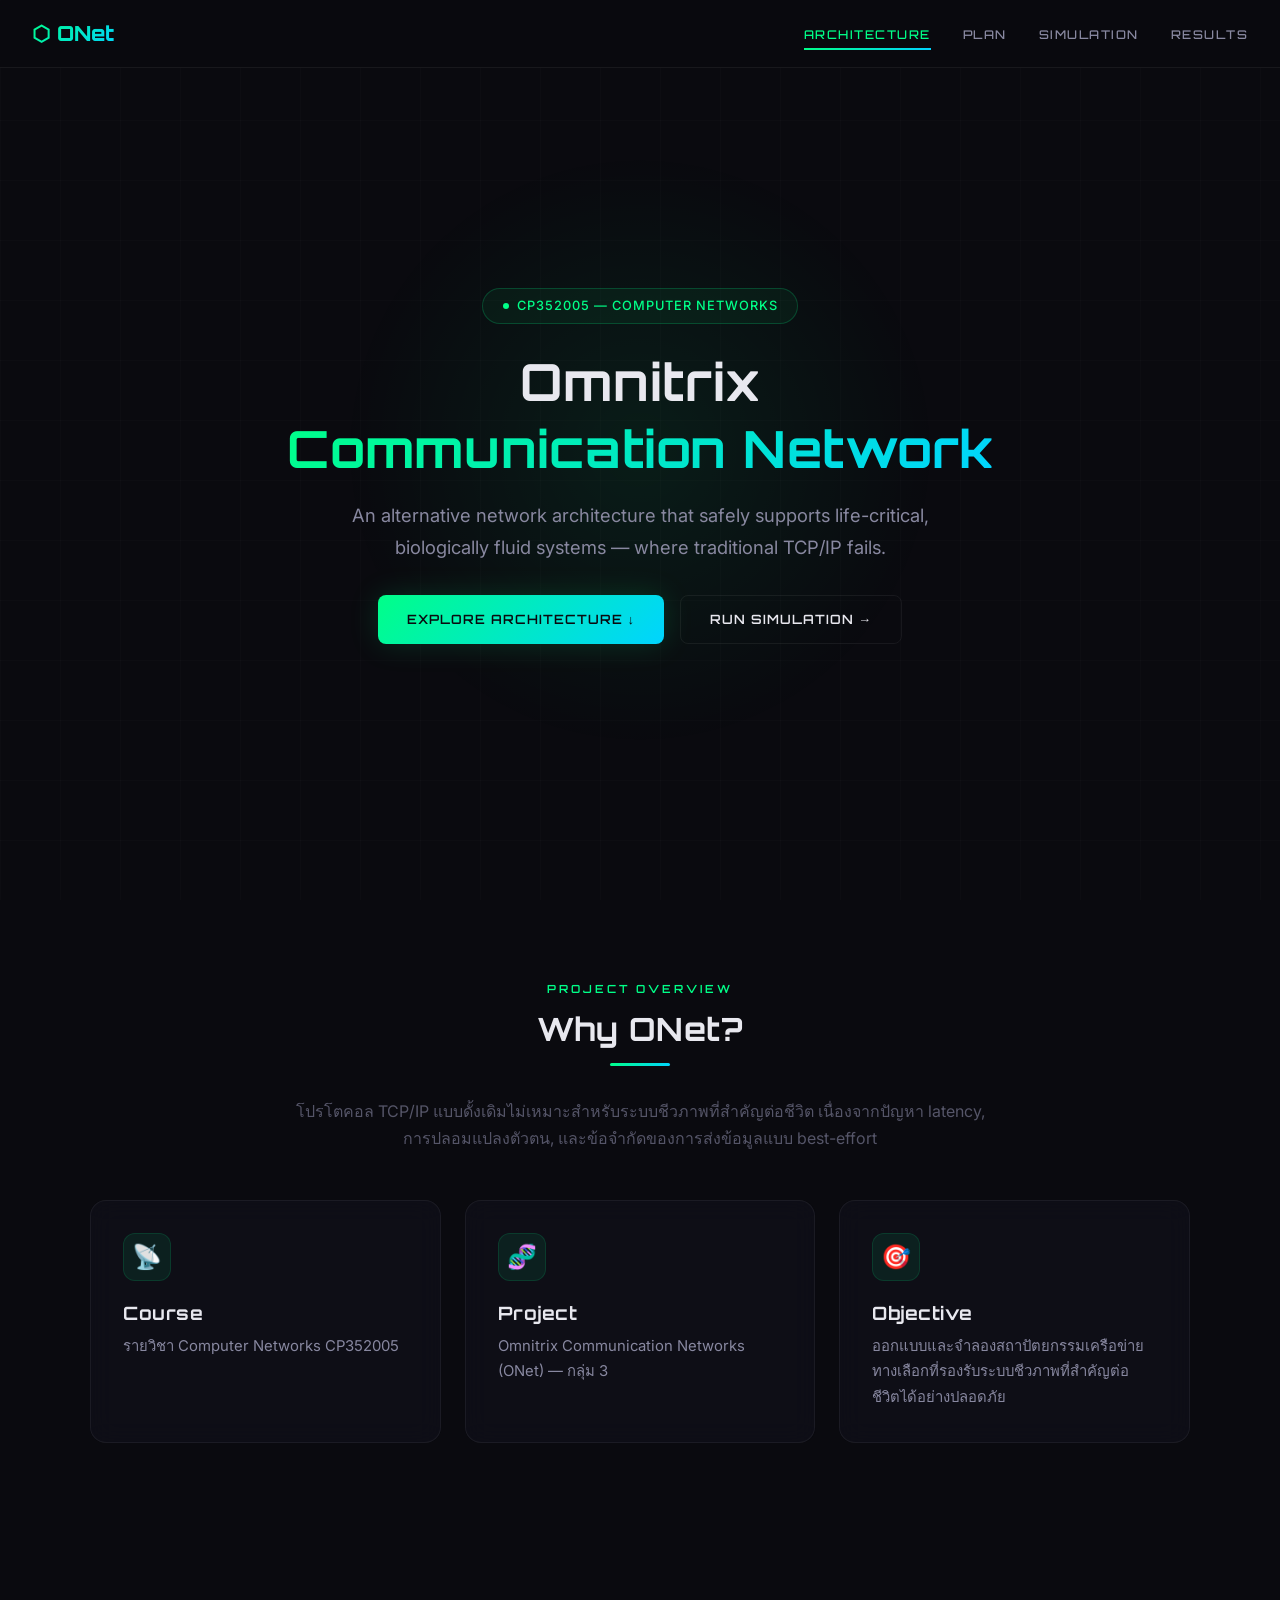
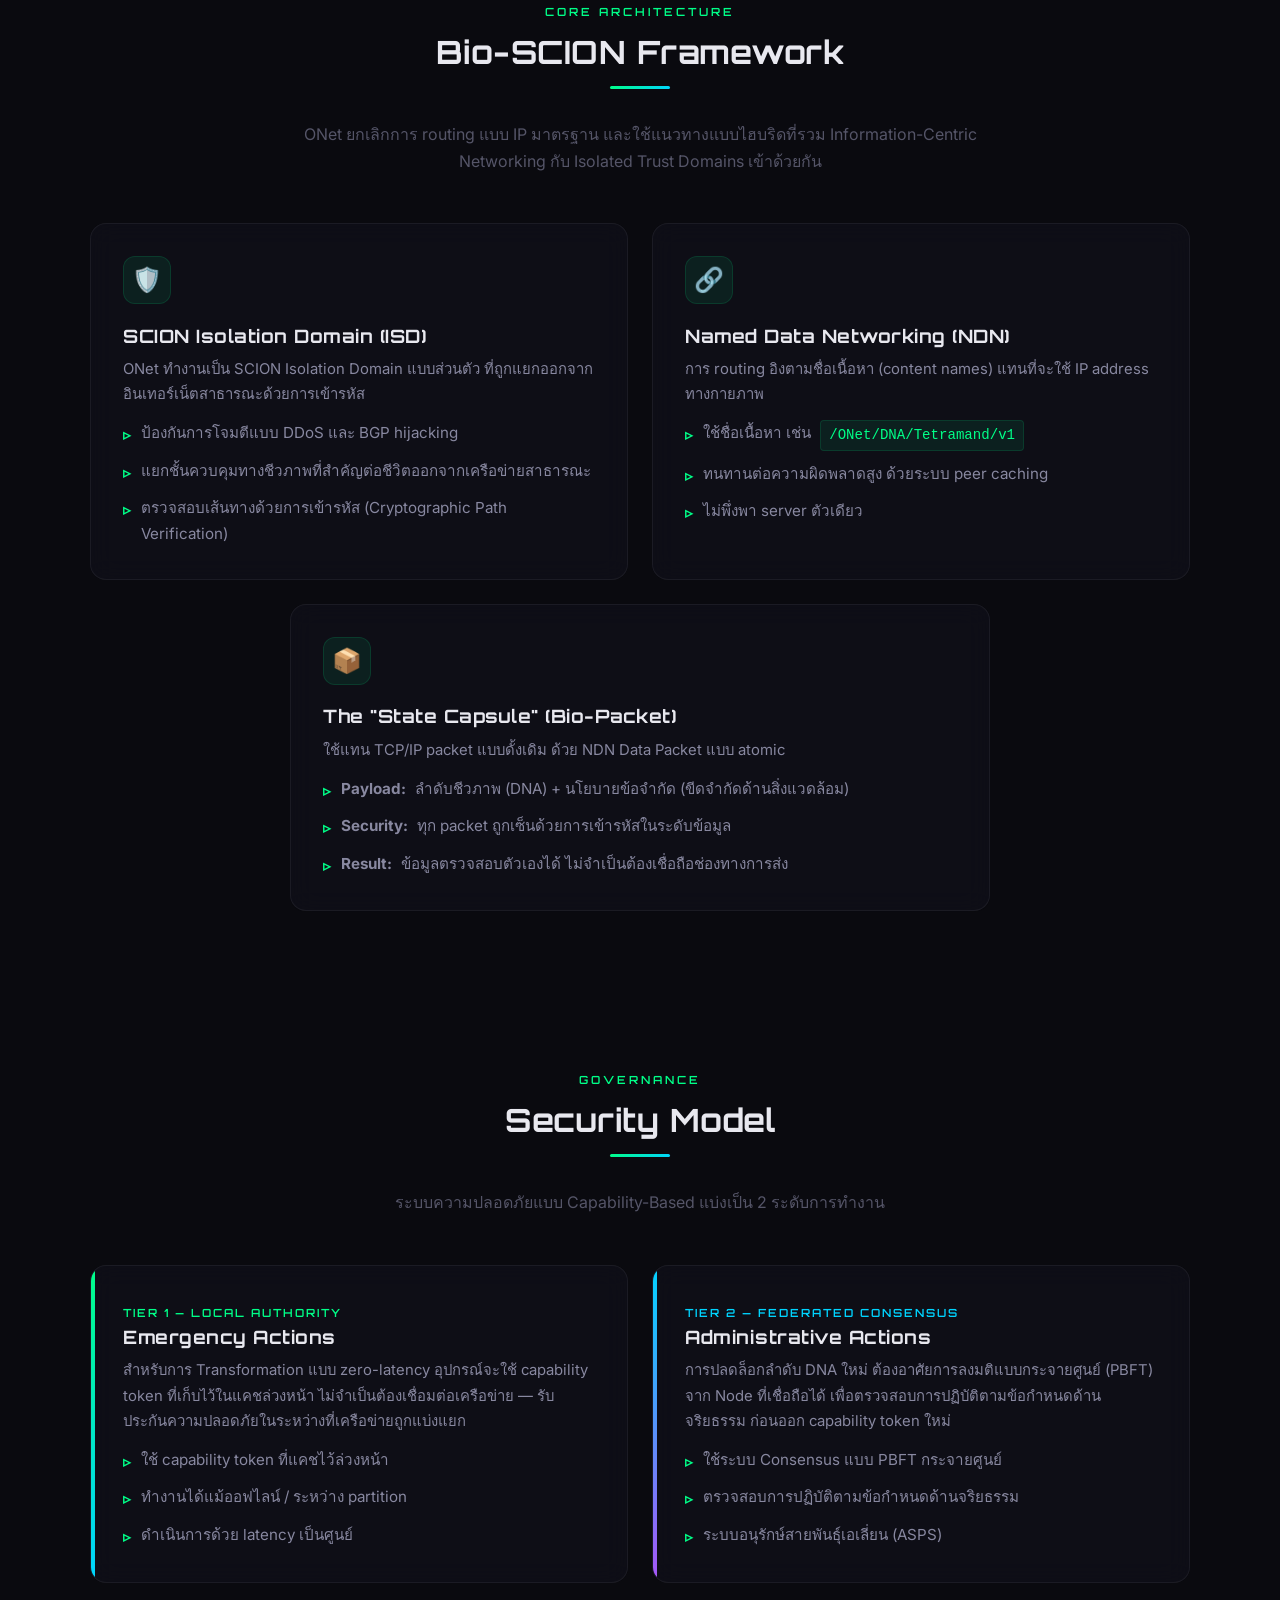
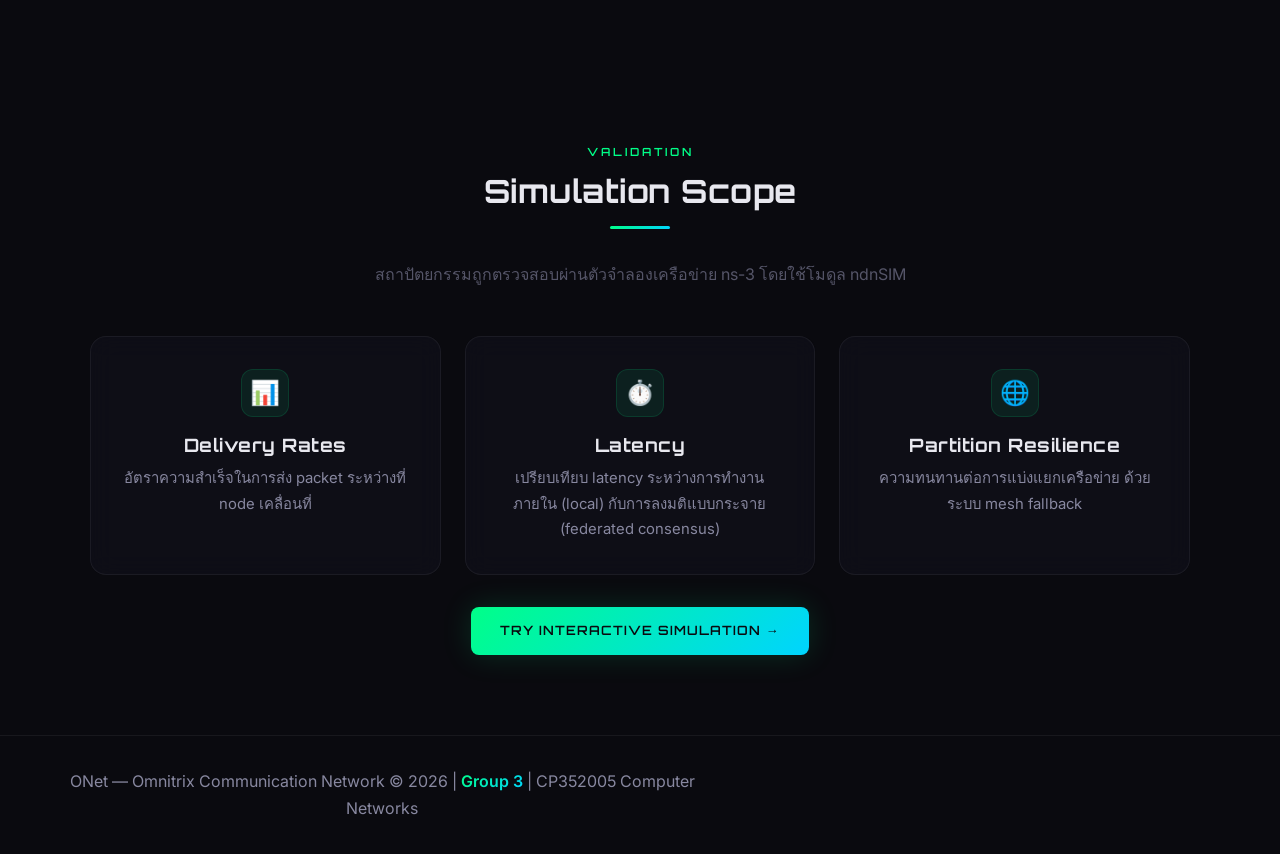
<file: index.html>
<!DOCTYPE html>
<html lang="en">

<head>
  <meta charset="UTF-8">
  <meta name="viewport" content="width=device-width, initial-scale=1.0">
  <meta name="description"
    content="ONet — Omnitrix Communication Network. A Bio-SCION architecture for life-critical biological systems, beyond TCP/IP.">
  <title>ONet — Omnitrix Communication Network</title>
  <link rel="stylesheet" href="styles.css">
</head>

<body>

  <!-- Navigation -->
  <nav class="navbar" id="navbar">
    <a href="index.html" class="nav-logo">⬡ ONet</a>
    <ul class="nav-links">
      <li><a href="index.html">Architecture</a></li>
      <li><a href="plan.html">Plan</a></li>
      <li><a href="simulation.html">Simulation</a></li>
      <li><a href="results.html">Results</a></li>
    </ul>
    <div class="hamburger" aria-label="Toggle menu">
      <span></span><span></span><span></span>
    </div>
  </nav>

  <!-- Hero -->
  <section class="hero">
    <div class="hero-badge fade-in">
      <span class="dot"></span>
      CP352005 — Computer Networks
    </div>
    <h1 class="fade-in fade-in-delay-1">
      Omnitrix<br><span class="gradient-text">Communication Network</span>
    </h1>
    <p class="fade-in fade-in-delay-2">
      An alternative network architecture that safely supports life-critical, biologically fluid systems — where
      traditional TCP/IP fails.
    </p>
    <div class="hero-buttons fade-in fade-in-delay-3">
      <a href="#framework" class="btn btn-primary">Explore Architecture ↓</a>
      <a href="simulation.html" class="btn btn-outline">Run Simulation →</a>
    </div>
  </section>

  <!-- Overview -->
  <section class="section" id="overview">
    <div class="section-inner">
      <div class="section-header fade-in">
        <span class="label">Project Overview</span>
        <h2>Why ONet?</h2>
        <div class="divider"></div>
        <p>โปรโตคอล TCP/IP แบบดั้งเดิมไม่เหมาะสำหรับระบบชีวภาพที่สำคัญต่อชีวิต เนื่องจากปัญหา latency, การปลอมแปลงตัวตน,
          และข้อจำกัดของการส่งข้อมูลแบบ best-effort</p>
      </div>
      <div class="grid-3 fade-in fade-in-delay-1">
        <div class="card">
          <div class="card-icon">📡</div>
          <h3>Course</h3>
          <p>รายวิชา Computer Networks CP352005</p>
        </div>
        <div class="card">
          <div class="card-icon">🧬</div>
          <h3>Project</h3>
          <p>Omnitrix Communication Networks (ONet) — กลุ่ม 3</p>
        </div>
        <div class="card">
          <div class="card-icon">🎯</div>
          <h3>Objective</h3>
          <p>ออกแบบและจำลองสถาปัตยกรรมเครือข่ายทางเลือกที่รองรับระบบชีวภาพที่สำคัญต่อชีวิตได้อย่างปลอดภัย</p>
        </div>
      </div>
    </div>
  </section>

  <!-- Core Framework -->
  <section class="section" id="framework">
    <div class="section-inner">
      <div class="section-header fade-in">
        <span class="label">Core Architecture</span>
        <h2>Bio-SCION Framework</h2>
        <div class="divider"></div>
        <p>ONet ยกเลิกการ routing แบบ IP มาตรฐาน และใช้แนวทางแบบไฮบริดที่รวม Information-Centric Networking กับ Isolated
          Trust Domains เข้าด้วยกัน</p>
      </div>

      <div class="grid-2" style="margin-bottom: 1.5rem;">
        <!-- ISD -->
        <div class="card fade-in">
          <div class="card-icon">🛡️</div>
          <h3>SCION Isolation Domain (ISD)</h3>
          <p style="margin-bottom: 0.8rem;">ONet ทำงานเป็น SCION Isolation Domain แบบส่วนตัว
            ที่ถูกแยกออกจากอินเทอร์เน็ตสาธารณะด้วยการเข้ารหัส</p>
          <ul class="feature-list">
            <li>ป้องกันการโจมตีแบบ DDoS และ BGP hijacking</li>
            <li>แยกชั้นควบคุมทางชีวภาพที่สำคัญต่อชีวิตออกจากเครือข่ายสาธารณะ</li>
            <li>ตรวจสอบเส้นทางด้วยการเข้ารหัส (Cryptographic Path Verification)</li>
          </ul>
        </div>
        <!-- NDN -->
        <div class="card fade-in fade-in-delay-1">
          <div class="card-icon">🔗</div>
          <h3>Named Data Networking (NDN)</h3>
          <p style="margin-bottom: 0.8rem;">การ routing อิงตามชื่อเนื้อหา (content names) แทนที่จะใช้ IP address
            ทางกายภาพ</p>
          <ul class="feature-list">
            <li>ใช้ชื่อเนื้อหา เช่น <span class="code-tag">/ONet/DNA/Tetramand/v1</span></li>
            <li>ทนทานต่อความผิดพลาดสูง ด้วยระบบ peer caching</li>
            <li>ไม่พึ่งพา server ตัวเดียว</li>
          </ul>
        </div>
      </div>

      <!-- State Capsule -->
      <div class="card fade-in" style="max-width: 700px; margin: 0 auto;">
        <div class="card-icon">📦</div>
        <h3>The "State Capsule" (Bio-Packet)</h3>
        <p style="margin-bottom: 0.8rem;">ใช้แทน TCP/IP packet แบบดั้งเดิม ด้วย NDN Data Packet แบบ atomic</p>
        <ul class="feature-list">
          <li><strong>Payload:</strong> ลำดับชีวภาพ (DNA) + นโยบายข้อจำกัด (ขีดจำกัดด้านสิ่งแวดล้อม)</li>
          <li><strong>Security:</strong> ทุก packet ถูกเซ็นด้วยการเข้ารหัสในระดับข้อมูล</li>
          <li><strong>Result:</strong> ข้อมูลตรวจสอบตัวเองได้ ไม่จำเป็นต้องเชื่อถือช่องทางการส่ง</li>
        </ul>
      </div>
    </div>
  </section>

  <!-- Security Model -->
  <section class="section" id="security">
    <div class="section-inner">
      <div class="section-header fade-in">
        <span class="label">Governance</span>
        <h2>Security Model</h2>
        <div class="divider"></div>
        <p>ระบบความปลอดภัยแบบ Capability-Based แบ่งเป็น 2 ระดับการทำงาน</p>
      </div>

      <div class="grid-2">
        <div class="card tier-card tier-1 fade-in">
          <span class="tier-label">Tier 1 — Local Authority</span>
          <h3>Emergency Actions</h3>
          <p style="margin-top: 0.6rem;">สำหรับการ Transformation แบบ zero-latency อุปกรณ์จะใช้ capability token
            ที่เก็บไว้ในแคชล่วงหน้า ไม่จำเป็นต้องเชื่อมต่อเครือข่าย —
            รับประกันความปลอดภัยในระหว่างที่เครือข่ายถูกแบ่งแยก</p>
          <ul class="feature-list" style="margin-top: 0.8rem;">
            <li>ใช้ capability token ที่แคชไว้ล่วงหน้า</li>
            <li>ทำงานได้แม้ออฟไลน์ / ระหว่าง partition</li>
            <li>ดำเนินการด้วย latency เป็นศูนย์</li>
          </ul>
        </div>
        <div class="card tier-card tier-2 fade-in fade-in-delay-1">
          <span class="tier-label">Tier 2 — Federated Consensus</span>
          <h3>Administrative Actions</h3>
          <p style="margin-top: 0.6rem;">การปลดล็อกลำดับ DNA ใหม่ ต้องอาศัยการลงมติแบบกระจายศูนย์ (PBFT) จาก Node
            ที่เชื่อถือได้ เพื่อตรวจสอบการปฏิบัติตามข้อกำหนดด้านจริยธรรม ก่อนออก capability token ใหม่</p>
          <ul class="feature-list" style="margin-top: 0.8rem;">
            <li>ใช้ระบบ Consensus แบบ PBFT กระจายศูนย์</li>
            <li>ตรวจสอบการปฏิบัติตามข้อกำหนดด้านจริยธรรม</li>
            <li>ระบบอนุรักษ์สายพันธุ์เอเลี่ยน (ASPS)</li>
          </ul>
        </div>
      </div>
    </div>
  </section>

  <!-- Simulation Scope -->
  <section class="section" id="sim-scope">
    <div class="section-inner">
      <div class="section-header fade-in">
        <span class="label">Validation</span>
        <h2>Simulation Scope</h2>
        <div class="divider"></div>
        <p>สถาปัตยกรรมถูกตรวจสอบผ่านตัวจำลองเครือข่าย ns-3 โดยใช้โมดูล ndnSIM</p>
      </div>
      <div class="grid-3 fade-in fade-in-delay-1">
        <div class="card" style="text-align:center;">
          <div class="card-icon" style="margin: 0 auto 1rem;">📊</div>
          <h3>Delivery Rates</h3>
          <p>อัตราความสำเร็จในการส่ง packet ระหว่างที่ node เคลื่อนที่</p>
        </div>
        <div class="card" style="text-align:center;">
          <div class="card-icon" style="margin: 0 auto 1rem;">⏱️</div>
          <h3>Latency</h3>
          <p>เปรียบเทียบ latency ระหว่างการทำงานภายใน (local) กับการลงมติแบบกระจาย (federated consensus)</p>
        </div>
        <div class="card" style="text-align:center;">
          <div class="card-icon" style="margin: 0 auto 1rem;">🌐</div>
          <h3>Partition Resilience</h3>
          <p>ความทนทานต่อการแบ่งแยกเครือข่าย ด้วยระบบ mesh fallback</p>
        </div>
      </div>
      <div style="text-align:center; margin-top: 2rem;" class="fade-in fade-in-delay-2">
        <a href="simulation.html" class="btn btn-primary">Try Interactive Simulation →</a>
      </div>
    </div>
  </section>

  <!-- Footer -->
  <footer class="footer">
    <p>ONet — Omnitrix Communication Network © 2026 | <span>Group 3</span> | CP352005 Computer Networks</p>
  </footer>

  <script src="script.js"></script>
</body>

</html>
</file>
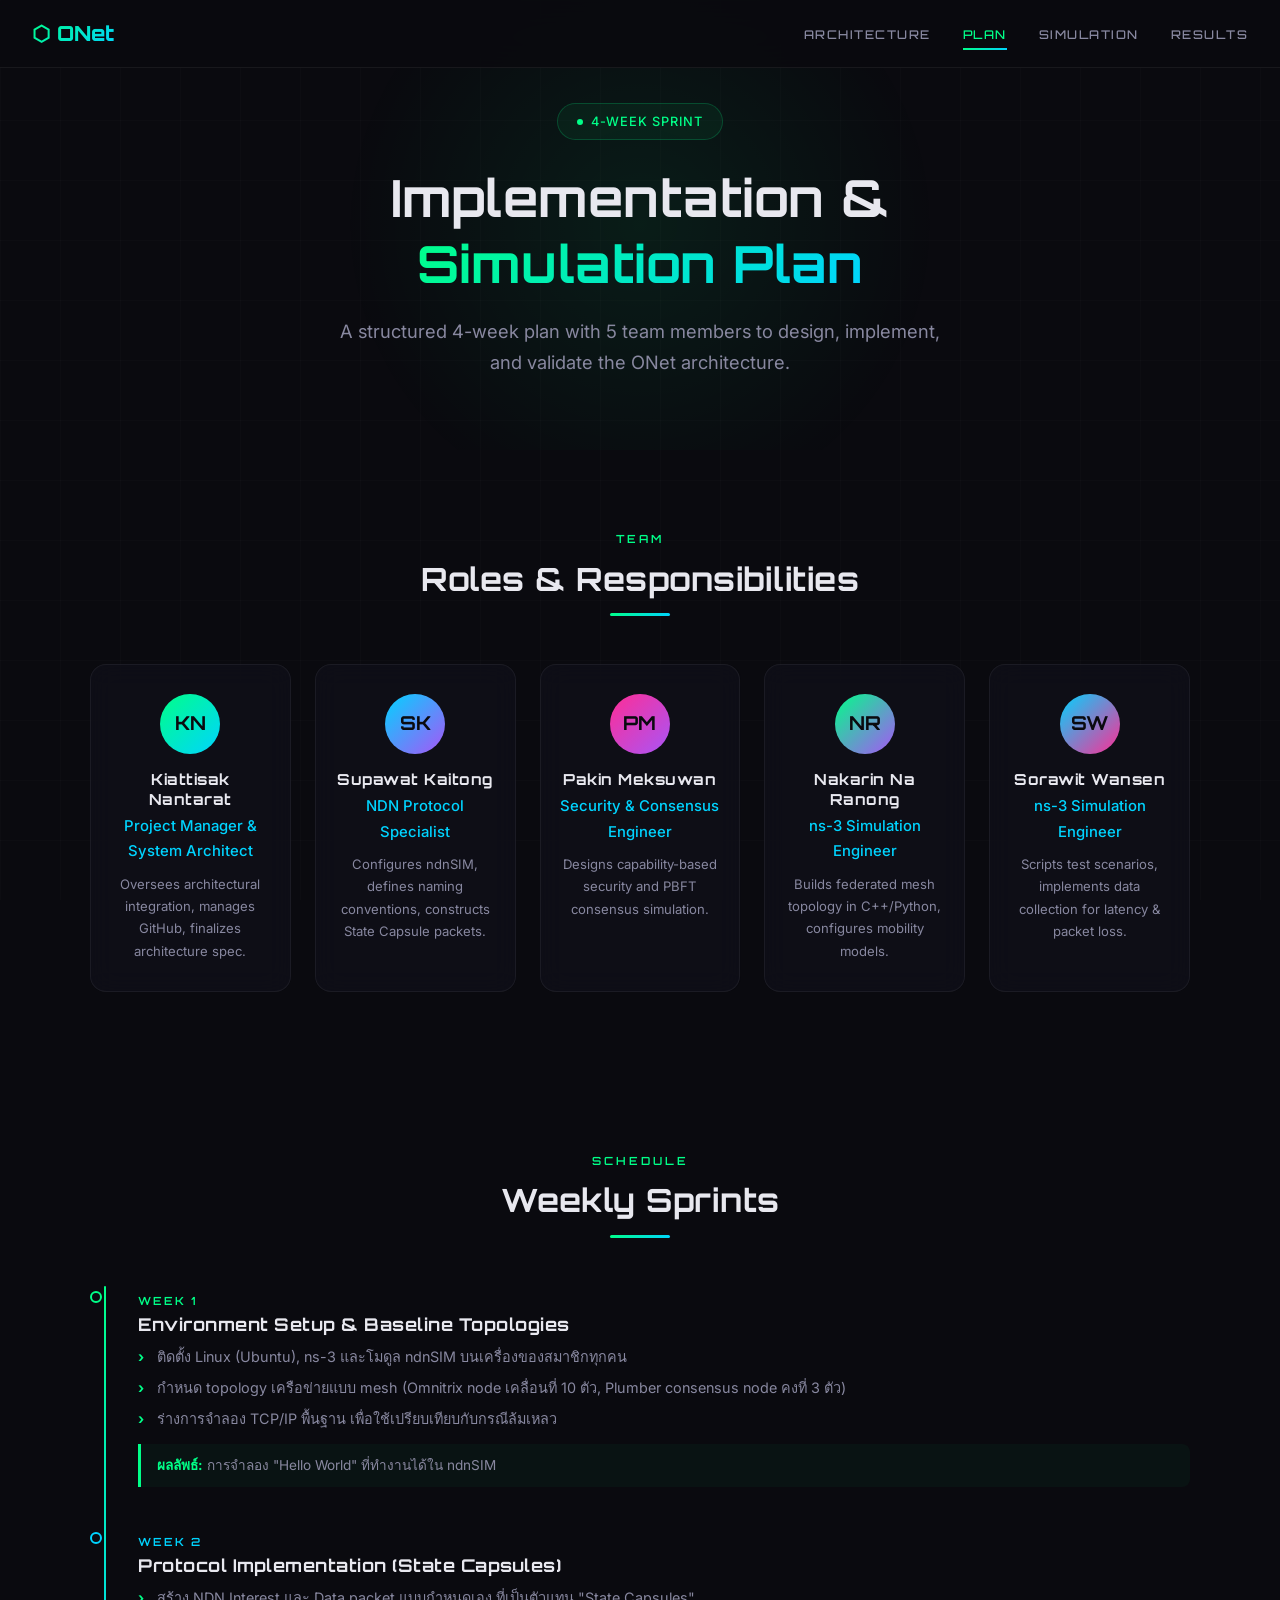
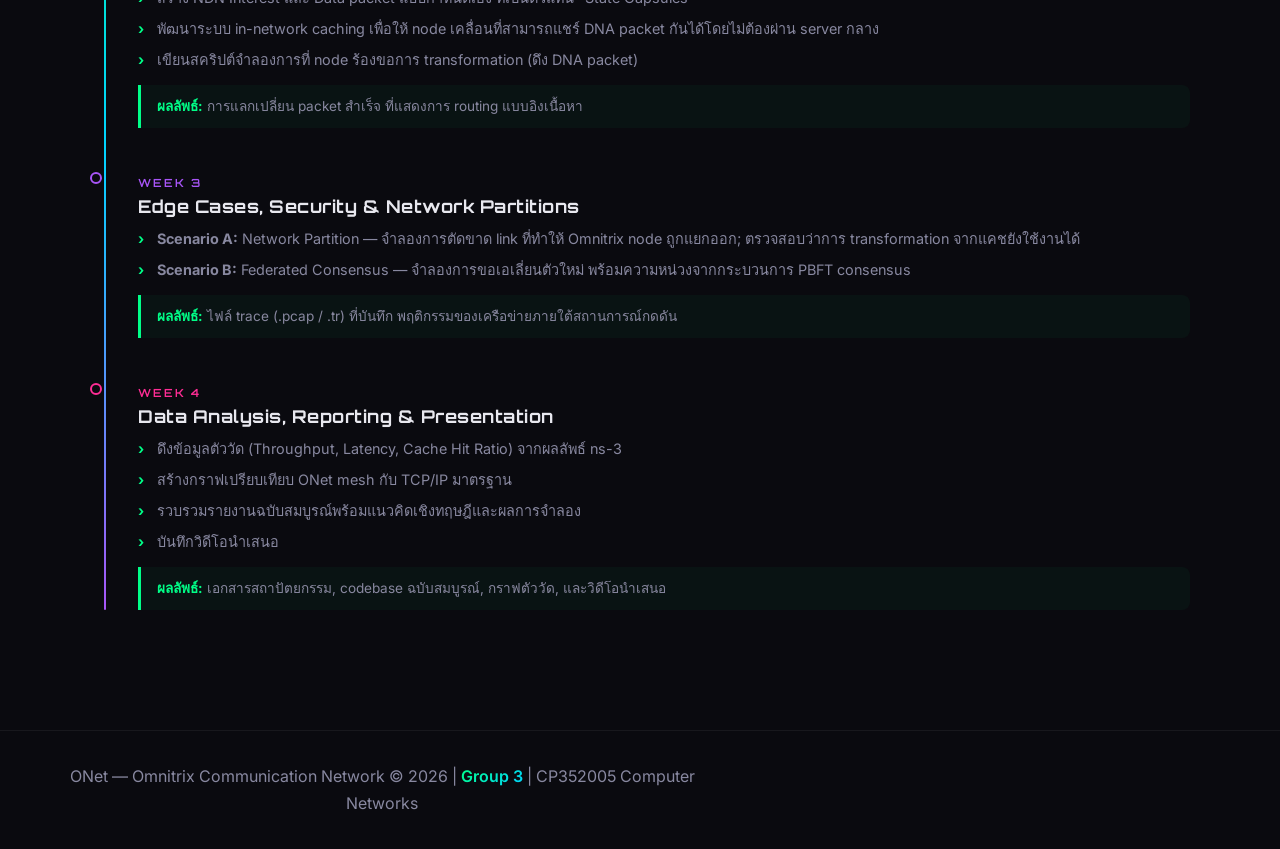
<file: plan.html>
<!DOCTYPE html>
<html lang="en">

<head>
    <meta charset="UTF-8">
    <meta name="viewport" content="width=device-width, initial-scale=1.0">
    <meta name="description"
        content="ONet Implementation & Simulation Plan — Team roles, weekly sprints, and deliverables.">
    <title>ONet — Implementation Plan</title>
    <link rel="stylesheet" href="styles.css">
</head>

<body>

    <!-- Navigation -->
    <nav class="navbar" id="navbar">
        <a href="index.html" class="nav-logo">⬡ ONet</a>
        <ul class="nav-links">
            <li><a href="index.html">Architecture</a></li>
            <li><a href="plan.html">Plan</a></li>
            <li><a href="simulation.html">Simulation</a></li>
            <li><a href="results.html">Results</a></li>
        </ul>
        <div class="hamburger" aria-label="Toggle menu">
            <span></span><span></span><span></span>
        </div>
    </nav>

    <!-- Page Header -->
    <section class="hero" style="min-height: 50vh; padding-bottom: 2rem;">
        <div class="hero-badge fade-in">
            <span class="dot"></span>
            4-Week Sprint
        </div>
        <h1 class="fade-in fade-in-delay-1">
            Implementation &<br><span class="gradient-text">Simulation Plan</span>
        </h1>
        <p class="fade-in fade-in-delay-2">
            A structured 4-week plan with 5 team members to design, implement, and validate the ONet architecture.
        </p>
    </section>

    <!-- Team Roles -->
    <section class="section" id="team">
        <div class="section-inner">
            <div class="section-header fade-in">
                <span class="label">Team</span>
                <h2>Roles & Responsibilities</h2>
                <div class="divider"></div>
            </div>
            <div class="grid-3 fade-in fade-in-delay-1"
                style="grid-template-columns: repeat(auto-fit, minmax(200px, 1fr));">
                <div class="card team-card">
                    <div class="team-avatar">KN</div>
                    <h3>Kiattisak Nantarat</h3>
                    <p class="team-role">Project Manager & System Architect</p>
                    <p style="font-size:0.82rem; margin-top:0.5rem;">Oversees architectural integration, manages GitHub,
                        finalizes architecture spec.</p>
                </div>
                <div class="card team-card">
                    <div class="team-avatar">SK</div>
                    <h3>Supawat Kaitong</h3>
                    <p class="team-role">NDN Protocol Specialist</p>
                    <p style="font-size:0.82rem; margin-top:0.5rem;">Configures ndnSIM, defines naming conventions,
                        constructs State Capsule packets.</p>
                </div>
                <div class="card team-card">
                    <div class="team-avatar">PM</div>
                    <h3>Pakin Meksuwan</h3>
                    <p class="team-role">Security & Consensus Engineer</p>
                    <p style="font-size:0.82rem; margin-top:0.5rem;">Designs capability-based security and PBFT
                        consensus simulation.</p>
                </div>
                <div class="card team-card">
                    <div class="team-avatar">NR</div>
                    <h3>Nakarin Na Ranong</h3>
                    <p class="team-role">ns-3 Simulation Engineer</p>
                    <p style="font-size:0.82rem; margin-top:0.5rem;">Builds federated mesh topology in C++/Python,
                        configures mobility models.</p>
                </div>
                <div class="card team-card">
                    <div class="team-avatar">SW</div>
                    <h3>Sorawit Wansen</h3>
                    <p class="team-role">ns-3 Simulation Engineer</p>
                    <p style="font-size:0.82rem; margin-top:0.5rem;">Scripts test scenarios, implements data collection
                        for latency & packet loss.</p>
                </div>
            </div>
        </div>
    </section>

    <!-- Sprint Timeline -->
    <section class="section" id="sprints">
        <div class="section-inner">
            <div class="section-header fade-in">
                <span class="label">Schedule</span>
                <h2>Weekly Sprints</h2>
                <div class="divider"></div>
            </div>

            <div class="timeline fade-in fade-in-delay-1">
                <!-- Week 1 -->
                <div class="timeline-item">
                    <span class="timeline-week">Week 1</span>
                    <h3>Environment Setup & Baseline Topologies</h3>
                    <ul class="timeline-tasks">
                        <li>ติดตั้ง Linux (Ubuntu), ns-3 และโมดูล ndnSIM บนเครื่องของสมาชิกทุกคน</li>
                        <li>กำหนด topology เครือข่ายแบบ mesh (Omnitrix node เคลื่อนที่ 10 ตัว, Plumber consensus node
                            คงที่ 3 ตัว)
                        </li>
                        <li>ร่างการจำลอง TCP/IP พื้นฐาน เพื่อใช้เปรียบเทียบกับกรณีล้มเหลว</li>
                    </ul>
                    <div class="timeline-deliverable"><strong>ผลลัพธ์:</strong> การจำลอง "Hello World"
                        ที่ทำงานได้ใน ndnSIM</div>
                </div>

                <!-- Week 2 -->
                <div class="timeline-item">
                    <span class="timeline-week">Week 2</span>
                    <h3>Protocol Implementation (State Capsules)</h3>
                    <ul class="timeline-tasks">
                        <li>สร้าง NDN Interest และ Data packet แบบกำหนดเอง ที่เป็นตัวแทน "State Capsules"</li>
                        <li>พัฒนาระบบ in-network caching เพื่อให้ node เคลื่อนที่สามารถแชร์ DNA packet
                            กันได้โดยไม่ต้องผ่าน server กลาง</li>
                        <li>เขียนสคริปต์จำลองการที่ node ร้องขอการ transformation (ดึง DNA packet)</li>
                    </ul>
                    <div class="timeline-deliverable"><strong>ผลลัพธ์:</strong> การแลกเปลี่ยน packet สำเร็จ
                        ที่แสดงการ routing แบบอิงเนื้อหา</div>
                </div>

                <!-- Week 3 -->
                <div class="timeline-item">
                    <span class="timeline-week">Week 3</span>
                    <h3>Edge Cases, Security & Network Partitions</h3>
                    <ul class="timeline-tasks">
                        <li><strong>Scenario A:</strong> Network Partition — จำลองการตัดขาด link ที่ทำให้ Omnitrix node
                            ถูกแยกออก;
                            ตรวจสอบว่าการ transformation จากแคชยังใช้งานได้</li>
                        <li><strong>Scenario B:</strong> Federated Consensus — จำลองการขอเอเลี่ยนตัวใหม่
                            พร้อมความหน่วงจากกระบวนการ PBFT consensus</li>
                    </ul>
                    <div class="timeline-deliverable"><strong>ผลลัพธ์:</strong> ไฟล์ trace (.pcap / .tr) ที่บันทึก
                        พฤติกรรมของเครือข่ายภายใต้สถานการณ์กดดัน</div>
                </div>

                <!-- Week 4 -->
                <div class="timeline-item">
                    <span class="timeline-week">Week 4</span>
                    <h3>Data Analysis, Reporting & Presentation</h3>
                    <ul class="timeline-tasks">
                        <li>ดึงข้อมูลตัววัด (Throughput, Latency, Cache Hit Ratio) จากผลลัพธ์ ns-3</li>
                        <li>สร้างกราฟเปรียบเทียบ ONet mesh กับ TCP/IP มาตรฐาน</li>
                        <li>รวบรวมรายงานฉบับสมบูรณ์พร้อมแนวคิดเชิงทฤษฎีและผลการจำลอง</li>
                        <li>บันทึกวิดีโอนำเสนอ</li>
                    </ul>
                    <div class="timeline-deliverable"><strong>ผลลัพธ์:</strong> เอกสารสถาปัตยกรรม, codebase ฉบับสมบูรณ์,
                        กราฟตัววัด, และวิดีโอนำเสนอ</div>
                </div>
            </div>
        </div>
    </section>

    <!-- Footer -->
    <footer class="footer">
        <p>ONet — Omnitrix Communication Network © 2026 | <span>Group 3</span> | CP352005 Computer Networks</p>
    </footer>

    <script src="script.js"></script>
</body>

</html>
</file>
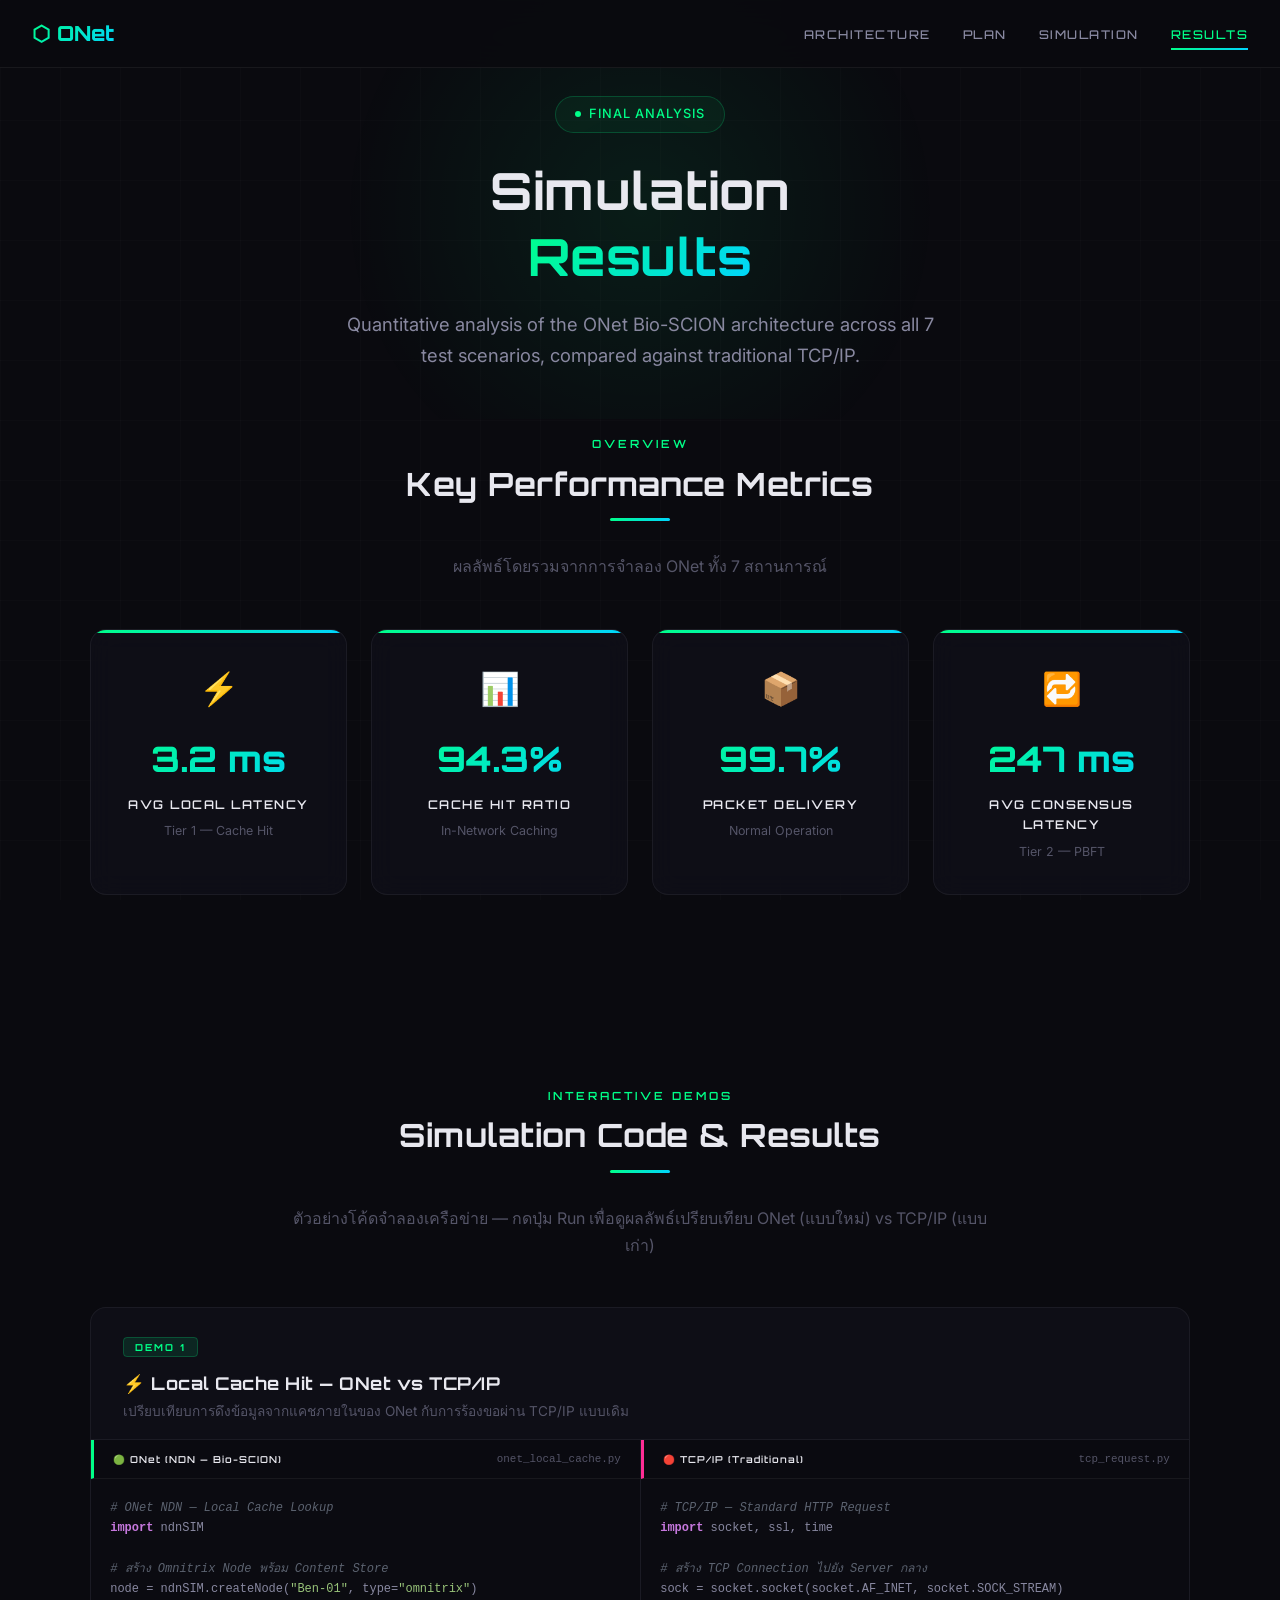
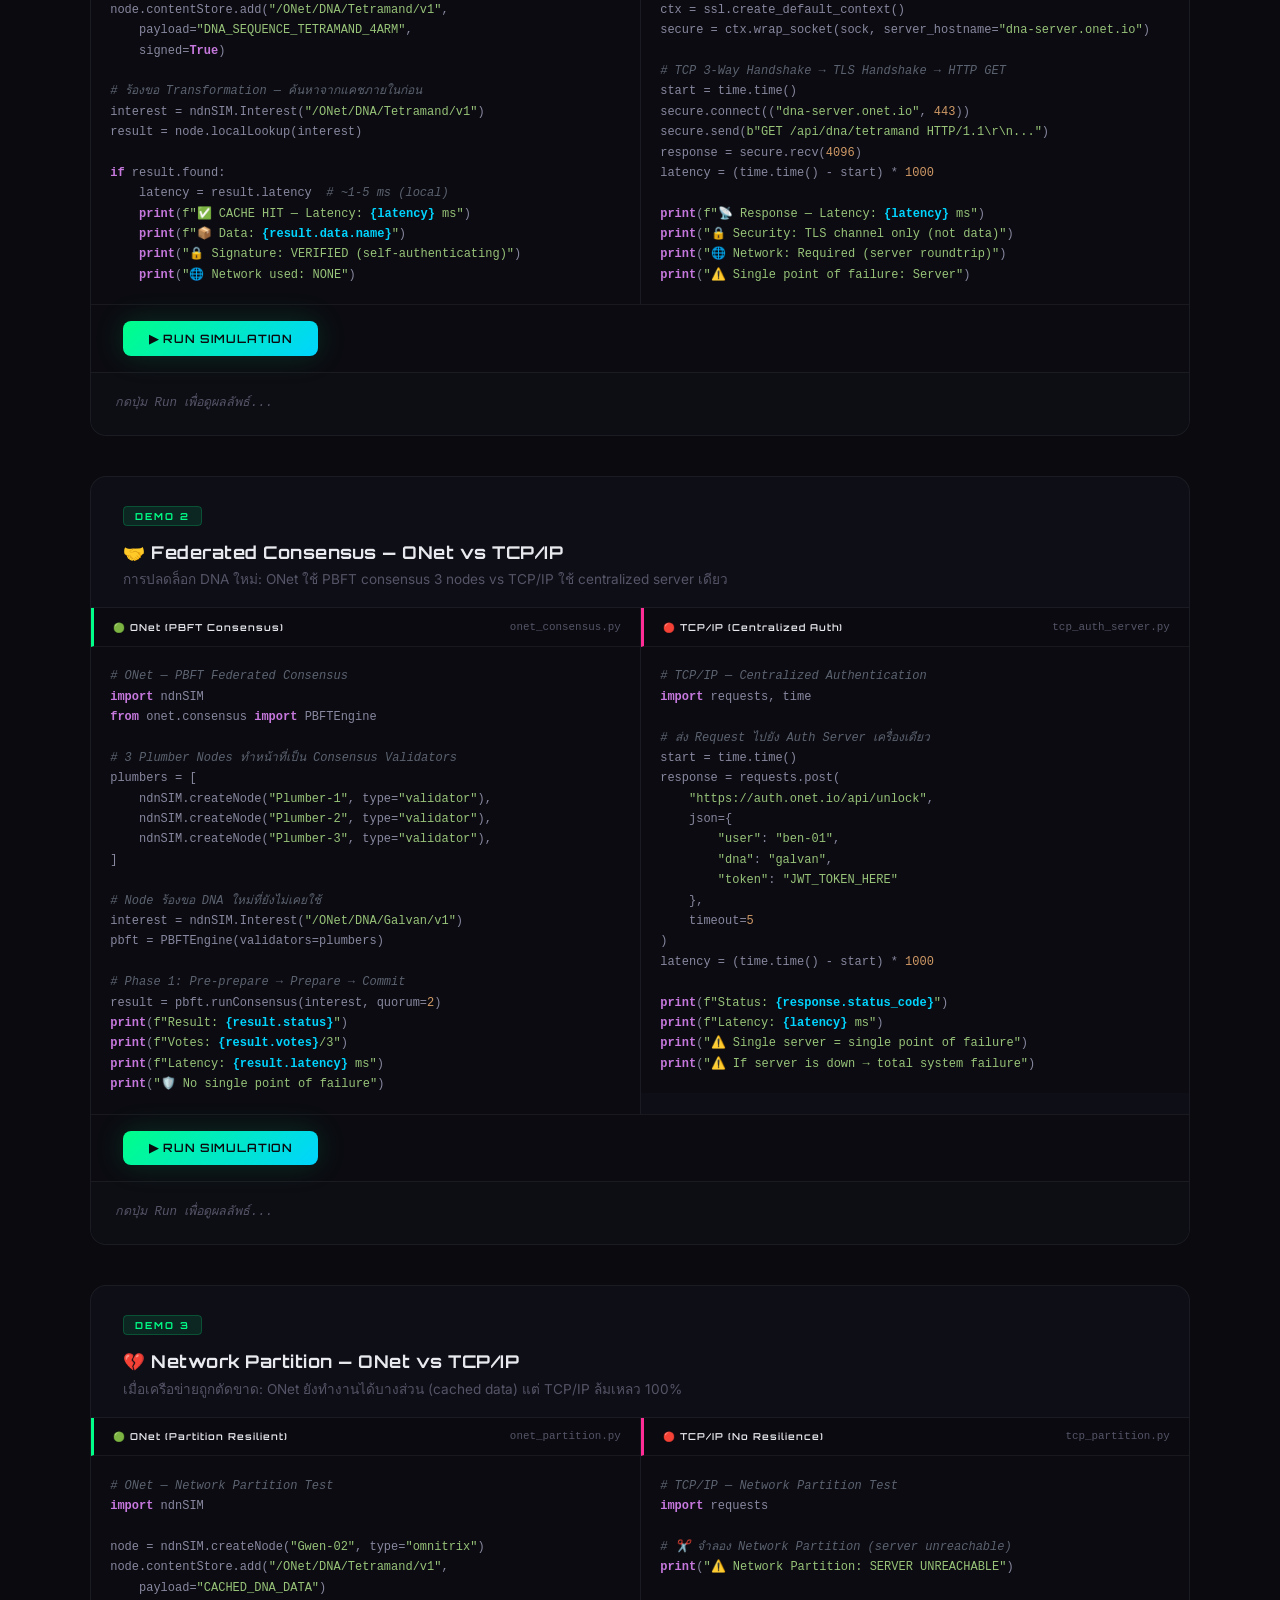
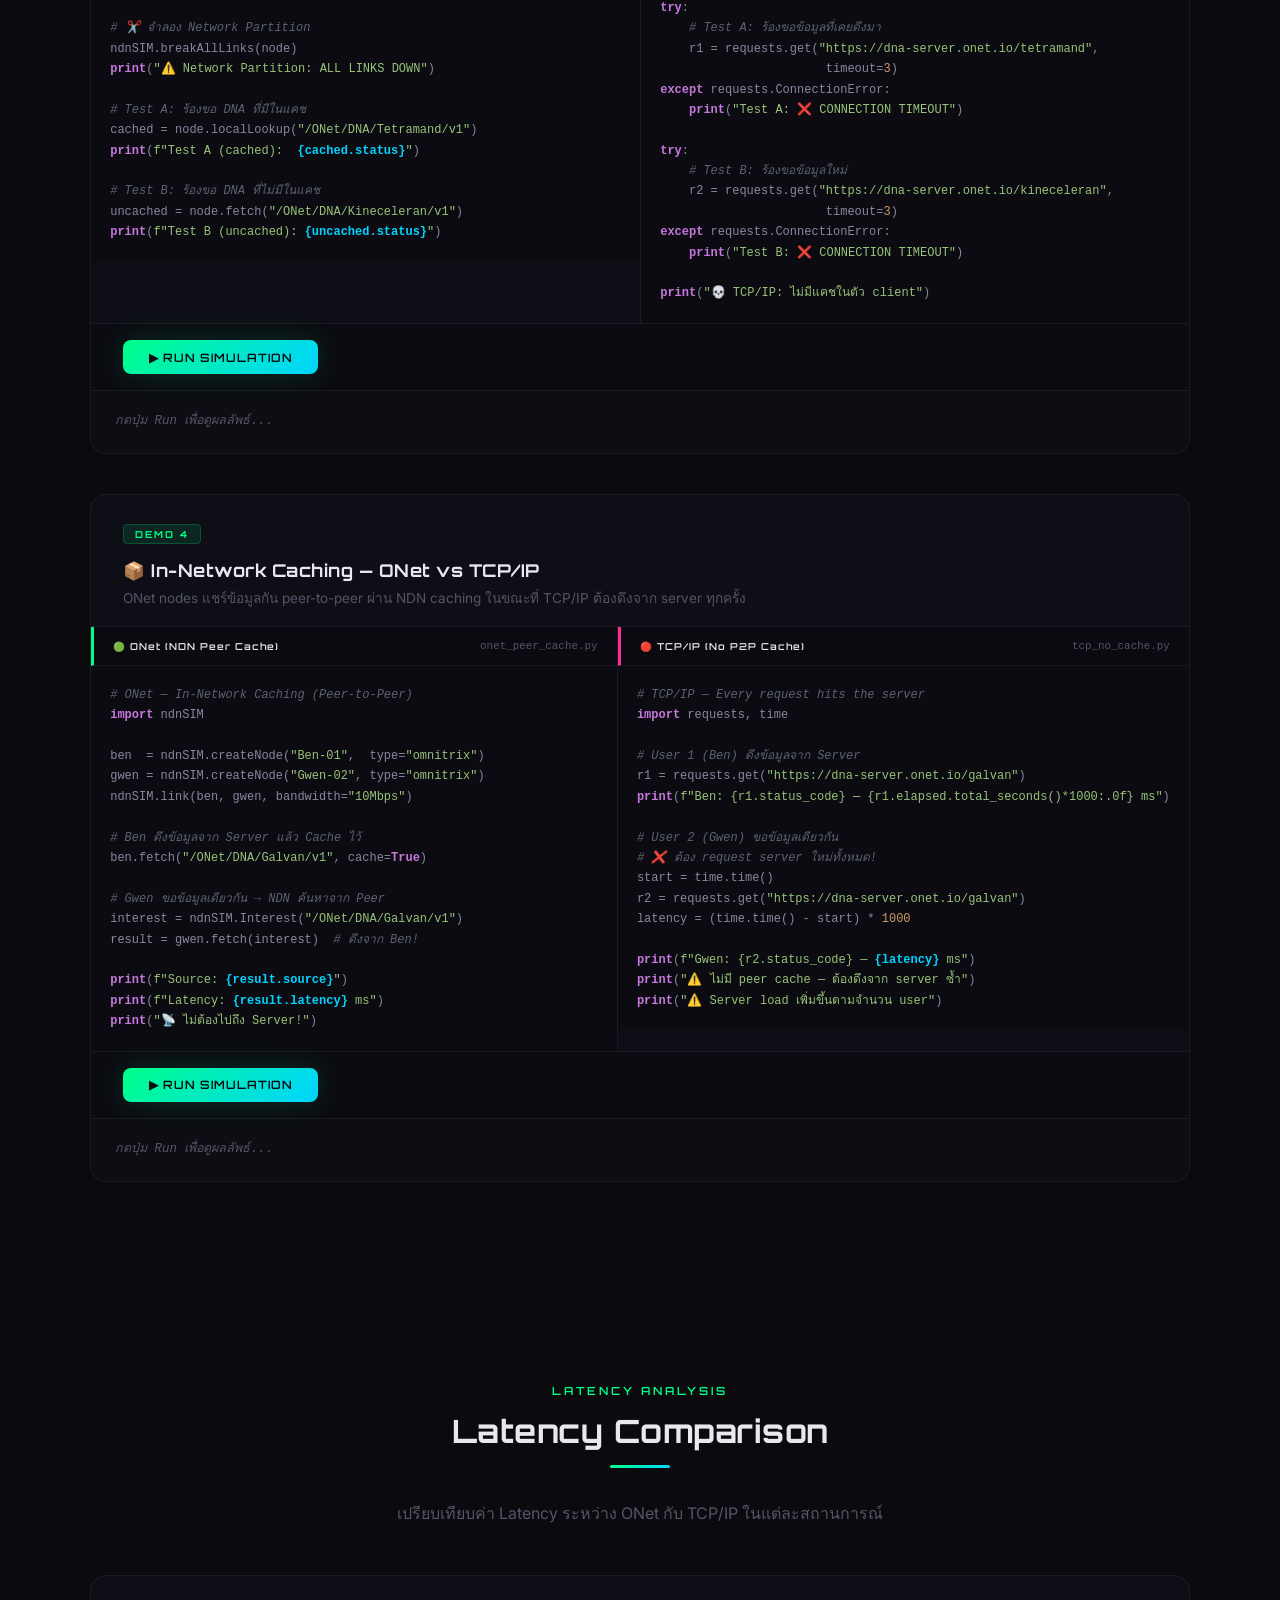
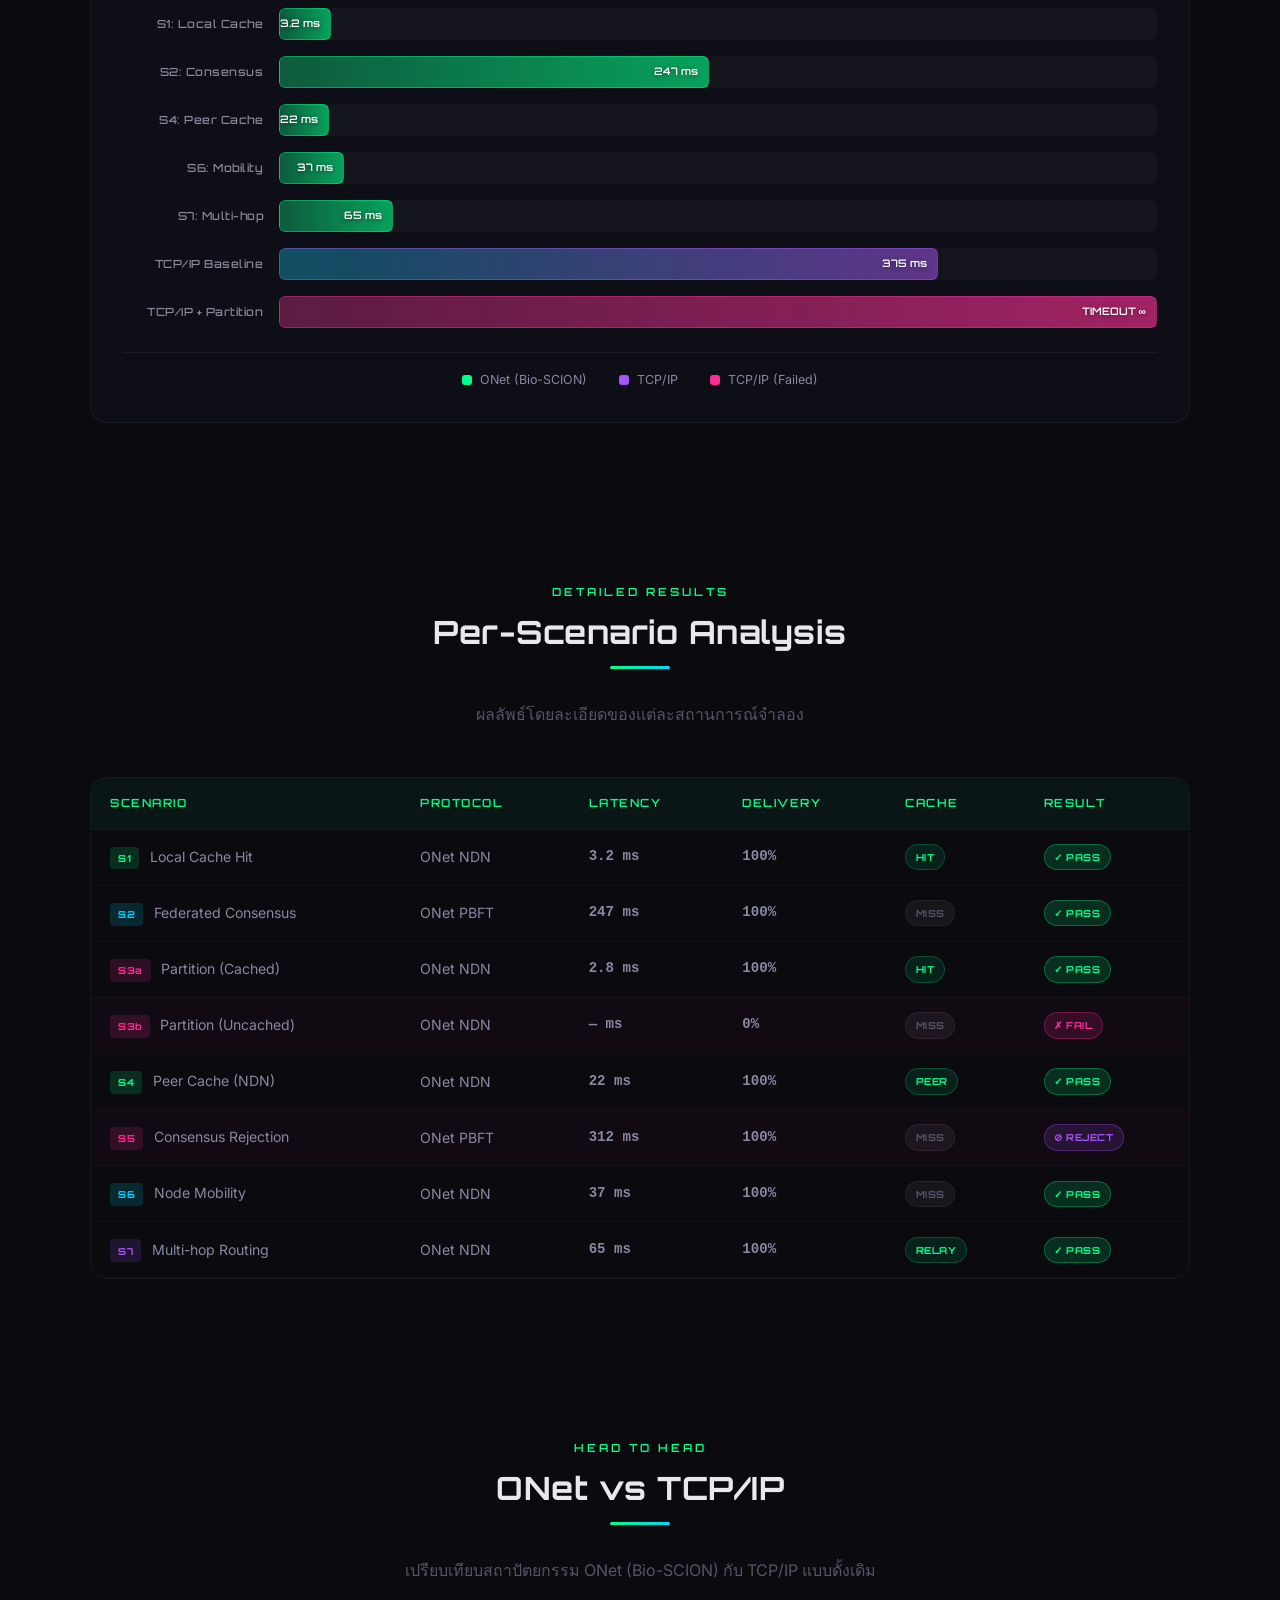
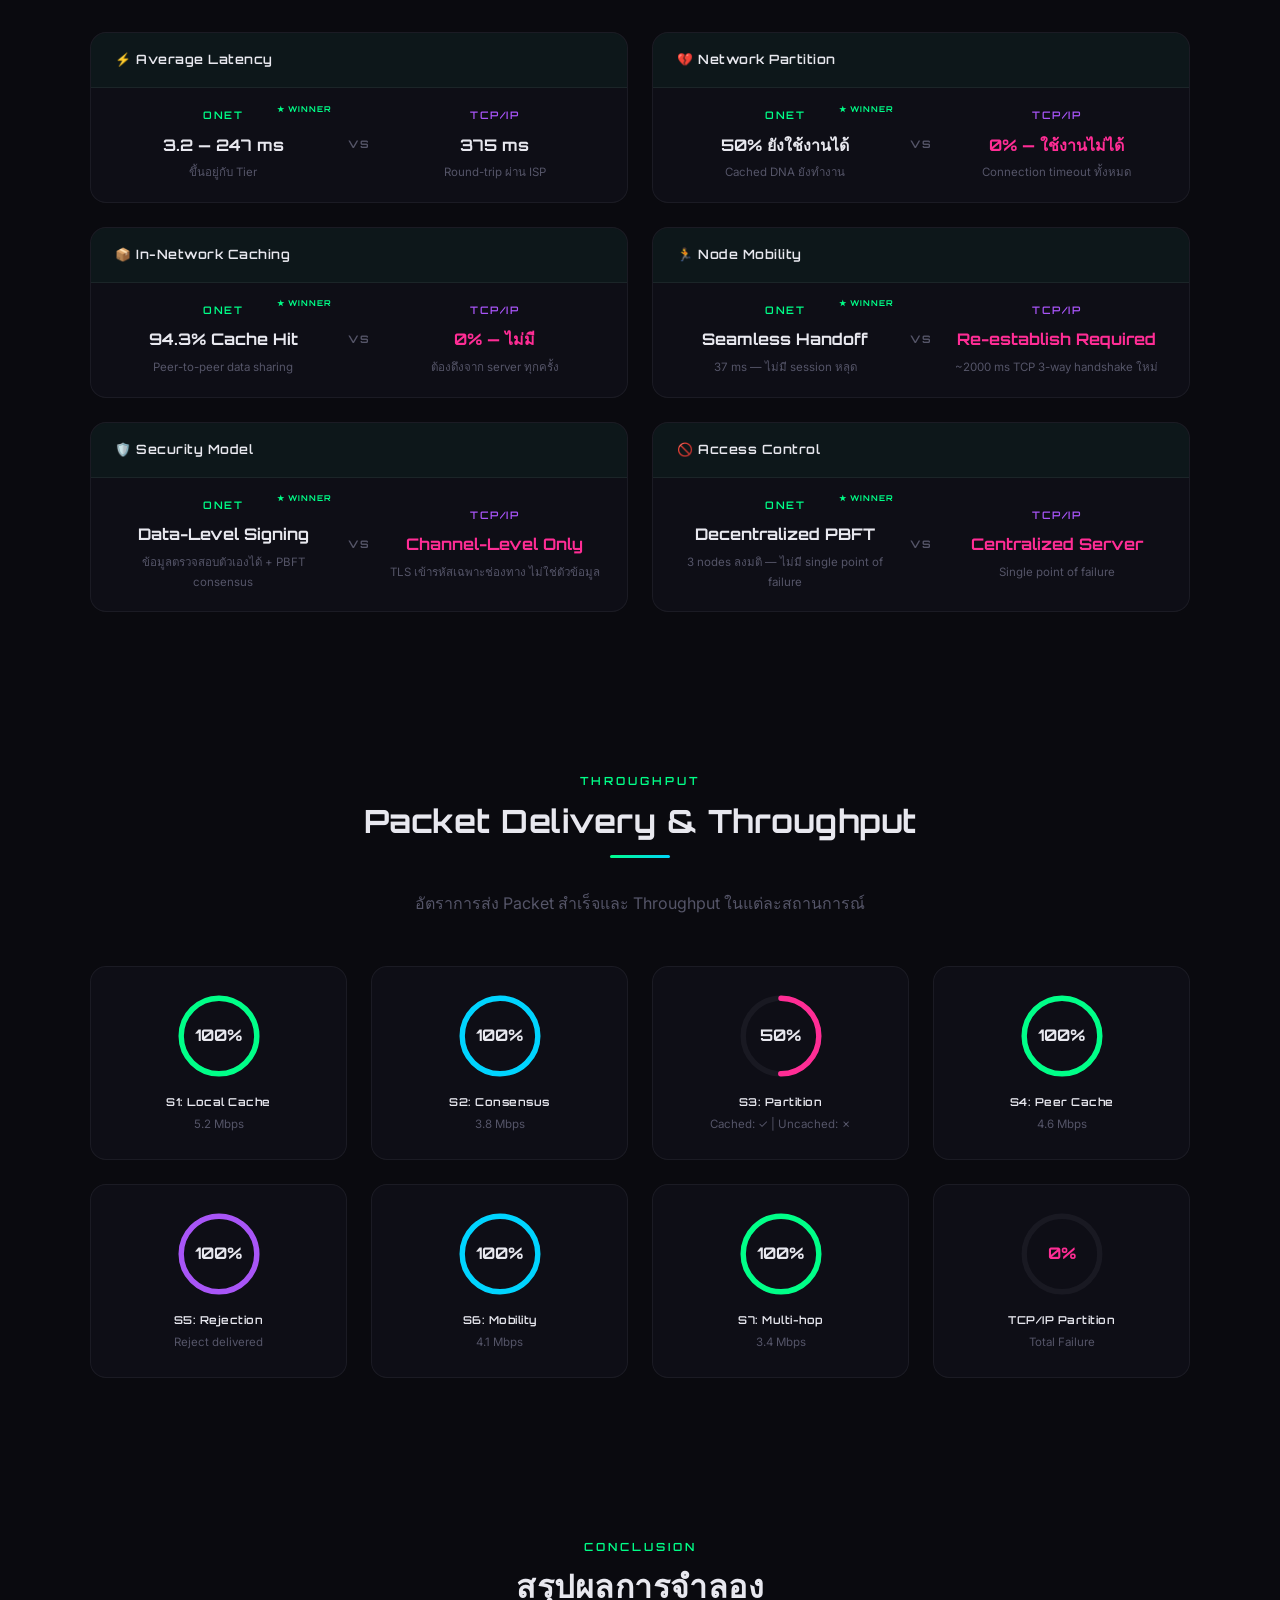
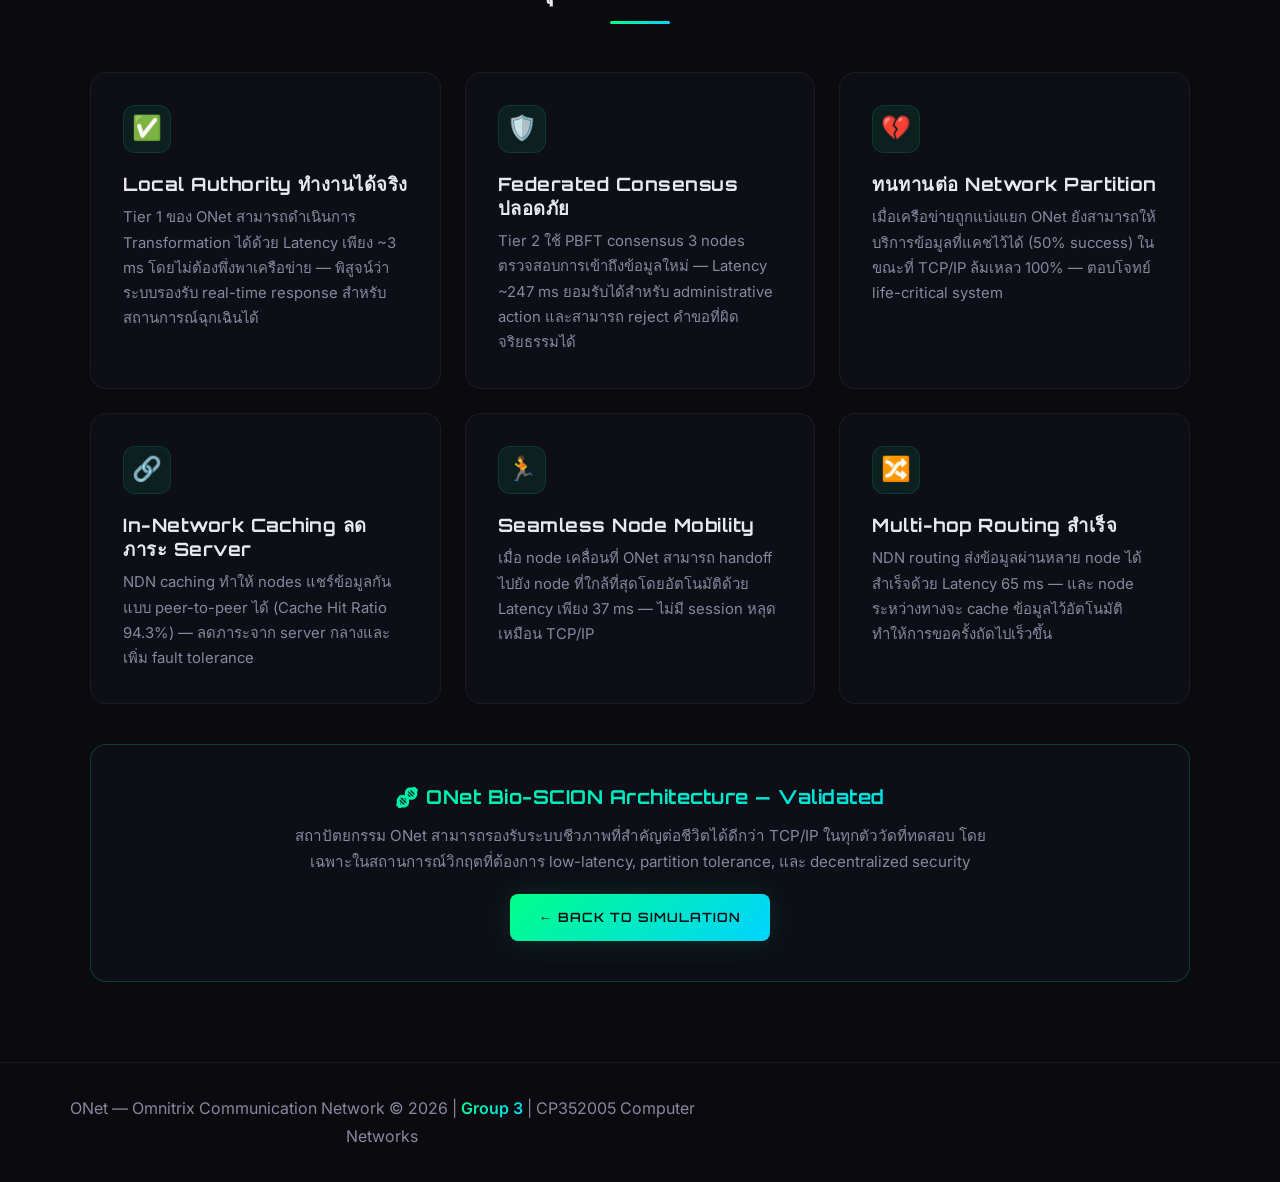
<file: results.html>
<!DOCTYPE html>
<html lang="en">

<head>
  <meta charset="UTF-8">
  <meta name="viewport" content="width=device-width, initial-scale=1.0">
  <meta name="description"
    content="ONet Simulation Results — Final quantitative analysis comparing ONet Bio-SCION architecture vs TCP/IP.">
  <title>ONet — Simulation Results</title>
  <link rel="stylesheet" href="styles.css">
</head>

<body>

  <!-- Navigation -->
  <nav class="navbar" id="navbar">
    <a href="index.html" class="nav-logo">⬡ ONet</a>
    <ul class="nav-links">
      <li><a href="index.html">Architecture</a></li>
      <li><a href="plan.html">Plan</a></li>
      <li><a href="simulation.html">Simulation</a></li>
      <li><a href="results.html">Results</a></li>
    </ul>
    <div class="hamburger" aria-label="Toggle menu">
      <span></span><span></span><span></span>
    </div>
  </nav>

  <!-- Hero -->
  <section class="hero" style="min-height: 45vh; padding-bottom: 1rem;">
    <div class="hero-badge fade-in">
      <span class="dot"></span>
      Final Analysis
    </div>
    <h1 class="fade-in fade-in-delay-1">
      Simulation<br><span class="gradient-text">Results</span>
    </h1>
    <p class="fade-in fade-in-delay-2">
      Quantitative analysis of the ONet Bio-SCION architecture across all 7 test scenarios, compared against traditional TCP/IP.
    </p>
  </section>

  <!-- Summary Metrics -->
  <section class="section" style="padding-top: 1rem;">
    <div class="section-inner">
      <div class="section-header fade-in">
        <span class="label">Overview</span>
        <h2>Key Performance Metrics</h2>
        <div class="divider"></div>
        <p>ผลลัพธ์โดยรวมจากการจำลอง ONet ทั้ง 7 สถานการณ์</p>
      </div>

      <div class="metrics-grid fade-in fade-in-delay-1">
        <div class="metric-card">
          <div class="metric-icon">⚡</div>
          <div class="metric-value" data-target="3.2" data-suffix=" ms">0</div>
          <div class="metric-label">Avg Local Latency</div>
          <div class="metric-sub">Tier 1 — Cache Hit</div>
        </div>
        <div class="metric-card">
          <div class="metric-icon">📊</div>
          <div class="metric-value" data-target="94.3" data-suffix="%">0</div>
          <div class="metric-label">Cache Hit Ratio</div>
          <div class="metric-sub">In-Network Caching</div>
        </div>
        <div class="metric-card">
          <div class="metric-icon">📦</div>
          <div class="metric-value" data-target="99.7" data-suffix="%">0</div>
          <div class="metric-label">Packet Delivery</div>
          <div class="metric-sub">Normal Operation</div>
        </div>
        <div class="metric-card">
          <div class="metric-icon">🔁</div>
          <div class="metric-value" data-target="247" data-suffix=" ms">0</div>
          <div class="metric-label">Avg Consensus Latency</div>
          <div class="metric-sub">Tier 2 — PBFT</div>
        </div>
      </div>
    </div>
  </section>

  <!-- Interactive Code Demos -->
  <section class="section">
    <div class="section-inner">
      <div class="section-header fade-in">
        <span class="label">Interactive Demos</span>
        <h2>Simulation Code & Results</h2>
        <div class="divider"></div>
        <p>ตัวอย่างโค้ดจำลองเครือข่าย — กดปุ่ม Run เพื่อดูผลลัพธ์เปรียบเทียบ ONet (แบบใหม่) vs TCP/IP (แบบเก่า)</p>
      </div>

      <!-- Demo 1: Local Cache vs TCP/IP Request -->
      <div class="code-demo fade-in fade-in-delay-1" id="demo-1">
        <div class="demo-header">
          <span class="demo-number">Demo 1</span>
          <h3>⚡ Local Cache Hit — ONet vs TCP/IP</h3>
          <p class="demo-desc">เปรียบเทียบการดึงข้อมูลจากแคชภายในของ ONet กับการร้องขอผ่าน TCP/IP แบบเดิม</p>
        </div>
        <div class="demo-grid">
          <div class="code-panel onet-panel">
            <div class="code-panel-header">
              <span class="code-lang">🟢 ONet (NDN — Bio-SCION)</span>
              <span class="code-file">onet_local_cache.py</span>
            </div>
            <pre class="code-block"><code><span class="c-comment"># ONet NDN — Local Cache Lookup</span>
<span class="c-keyword">import</span> ndnSIM

<span class="c-comment"># สร้าง Omnitrix Node พร้อม Content Store</span>
node = ndnSIM.createNode(<span class="c-string">"Ben-01"</span>, type=<span class="c-string">"omnitrix"</span>)
node.contentStore.add(<span class="c-string">"/ONet/DNA/Tetramand/v1"</span>,
    payload=<span class="c-string">"DNA_SEQUENCE_TETRAMAND_4ARM"</span>,
    signed=<span class="c-keyword">True</span>)

<span class="c-comment"># ร้องขอ Transformation — ค้นหาจากแคชภายในก่อน</span>
interest = ndnSIM.Interest(<span class="c-string">"/ONet/DNA/Tetramand/v1"</span>)
result = node.localLookup(interest)

<span class="c-keyword">if</span> result.found:
    latency = result.latency  <span class="c-comment"># ~1-5 ms (local)</span>
    <span class="c-keyword">print</span>(<span class="c-string">f"✅ CACHE HIT — Latency: <span class="c-hl">{latency}</span> ms"</span>)
    <span class="c-keyword">print</span>(<span class="c-string">f"📦 Data: <span class="c-hl">{result.data.name}</span>"</span>)
    <span class="c-keyword">print</span>(<span class="c-string">"🔒 Signature: VERIFIED (self-authenticating)"</span>)
    <span class="c-keyword">print</span>(<span class="c-string">"🌐 Network used: NONE"</span>)</code></pre>
          </div>
          <div class="code-panel tcp-panel">
            <div class="code-panel-header">
              <span class="code-lang">🔴 TCP/IP (Traditional)</span>
              <span class="code-file">tcp_request.py</span>
            </div>
            <pre class="code-block"><code><span class="c-comment"># TCP/IP — Standard HTTP Request</span>
<span class="c-keyword">import</span> socket, ssl, time

<span class="c-comment"># สร้าง TCP Connection ไปยัง Server กลาง</span>
sock = socket.socket(socket.AF_INET, socket.SOCK_STREAM)
ctx = ssl.create_default_context()
secure = ctx.wrap_socket(sock, server_hostname=<span class="c-string">"dna-server.onet.io"</span>)

<span class="c-comment"># TCP 3-Way Handshake → TLS Handshake → HTTP GET</span>
start = time.time()
secure.connect((<span class="c-string">"dna-server.onet.io"</span>, <span class="c-number">443</span>))
secure.send(<span class="c-string">b"GET /api/dna/tetramand HTTP/1.1\r\n..."</span>)
response = secure.recv(<span class="c-number">4096</span>)
latency = (time.time() - start) * <span class="c-number">1000</span>

<span class="c-keyword">print</span>(<span class="c-string">f"📡 Response — Latency: <span class="c-hl">{latency}</span> ms"</span>)
<span class="c-keyword">print</span>(<span class="c-string">"🔒 Security: TLS channel only (not data)"</span>)
<span class="c-keyword">print</span>(<span class="c-string">"🌐 Network: Required (server roundtrip)"</span>)
<span class="c-keyword">print</span>(<span class="c-string">"⚠️ Single point of failure: Server"</span>)</code></pre>
          </div>
        </div>
        <div class="demo-run-bar">
          <button class="btn btn-primary demo-run-btn" onclick="runDemo(1)">▶ Run Simulation</button>
          <span class="demo-status" id="demo-1-status"></span>
        </div>
        <div class="demo-output" id="demo-1-output">
          <div class="output-placeholder">กดปุ่ม Run เพื่อดูผลลัพธ์...</div>
        </div>
      </div>

      <!-- Demo 2: Federated Consensus vs Centralized Auth -->
      <div class="code-demo fade-in" id="demo-2">
        <div class="demo-header">
          <span class="demo-number">Demo 2</span>
          <h3>🤝 Federated Consensus — ONet vs TCP/IP</h3>
          <p class="demo-desc">การปลดล็อก DNA ใหม่: ONet ใช้ PBFT consensus 3 nodes vs TCP/IP ใช้ centralized server เดียว</p>
        </div>
        <div class="demo-grid">
          <div class="code-panel onet-panel">
            <div class="code-panel-header">
              <span class="code-lang">🟢 ONet (PBFT Consensus)</span>
              <span class="code-file">onet_consensus.py</span>
            </div>
            <pre class="code-block"><code><span class="c-comment"># ONet — PBFT Federated Consensus</span>
<span class="c-keyword">import</span> ndnSIM
<span class="c-keyword">from</span> onet.consensus <span class="c-keyword">import</span> PBFTEngine

<span class="c-comment"># 3 Plumber Nodes ทำหน้าที่เป็น Consensus Validators</span>
plumbers = [
    ndnSIM.createNode(<span class="c-string">"Plumber-1"</span>, type=<span class="c-string">"validator"</span>),
    ndnSIM.createNode(<span class="c-string">"Plumber-2"</span>, type=<span class="c-string">"validator"</span>),
    ndnSIM.createNode(<span class="c-string">"Plumber-3"</span>, type=<span class="c-string">"validator"</span>),
]

<span class="c-comment"># Node ร้องขอ DNA ใหม่ที่ยังไม่เคยใช้</span>
interest = ndnSIM.Interest(<span class="c-string">"/ONet/DNA/Galvan/v1"</span>)
pbft = PBFTEngine(validators=plumbers)

<span class="c-comment"># Phase 1: Pre-prepare → Prepare → Commit</span>
result = pbft.runConsensus(interest, quorum=<span class="c-number">2</span>)
<span class="c-keyword">print</span>(<span class="c-string">f"Result: <span class="c-hl">{result.status}</span>"</span>)
<span class="c-keyword">print</span>(<span class="c-string">f"Votes: <span class="c-hl">{result.votes}</span>/3"</span>)
<span class="c-keyword">print</span>(<span class="c-string">f"Latency: <span class="c-hl">{result.latency}</span> ms"</span>)
<span class="c-keyword">print</span>(<span class="c-string">"🛡️ No single point of failure"</span>)</code></pre>
          </div>
          <div class="code-panel tcp-panel">
            <div class="code-panel-header">
              <span class="code-lang">🔴 TCP/IP (Centralized Auth)</span>
              <span class="code-file">tcp_auth_server.py</span>
            </div>
            <pre class="code-block"><code><span class="c-comment"># TCP/IP — Centralized Authentication</span>
<span class="c-keyword">import</span> requests, time

<span class="c-comment"># ส่ง Request ไปยัง Auth Server เครื่องเดียว</span>
start = time.time()
response = requests.post(
    <span class="c-string">"https://auth.onet.io/api/unlock"</span>,
    json={
        <span class="c-string">"user"</span>: <span class="c-string">"ben-01"</span>,
        <span class="c-string">"dna"</span>: <span class="c-string">"galvan"</span>,
        <span class="c-string">"token"</span>: <span class="c-string">"JWT_TOKEN_HERE"</span>
    },
    timeout=<span class="c-number">5</span>
)
latency = (time.time() - start) * <span class="c-number">1000</span>

<span class="c-keyword">print</span>(<span class="c-string">f"Status: <span class="c-hl">{response.status_code}</span>"</span>)
<span class="c-keyword">print</span>(<span class="c-string">f"Latency: <span class="c-hl">{latency}</span> ms"</span>)
<span class="c-keyword">print</span>(<span class="c-string">"⚠️ Single server = single point of failure"</span>)
<span class="c-keyword">print</span>(<span class="c-string">"⚠️ If server is down → total system failure"</span>)</code></pre>
          </div>
        </div>
        <div class="demo-run-bar">
          <button class="btn btn-primary demo-run-btn" onclick="runDemo(2)">▶ Run Simulation</button>
          <span class="demo-status" id="demo-2-status"></span>
        </div>
        <div class="demo-output" id="demo-2-output">
          <div class="output-placeholder">กดปุ่ม Run เพื่อดูผลลัพธ์...</div>
        </div>
      </div>

      <!-- Demo 3: Network Partition -->
      <div class="code-demo fade-in" id="demo-3">
        <div class="demo-header">
          <span class="demo-number">Demo 3</span>
          <h3>💔 Network Partition — ONet vs TCP/IP</h3>
          <p class="demo-desc">เมื่อเครือข่ายถูกตัดขาด: ONet ยังทำงานได้บางส่วน (cached data) แต่ TCP/IP ล้มเหลว 100%</p>
        </div>
        <div class="demo-grid">
          <div class="code-panel onet-panel">
            <div class="code-panel-header">
              <span class="code-lang">🟢 ONet (Partition Resilient)</span>
              <span class="code-file">onet_partition.py</span>
            </div>
            <pre class="code-block"><code><span class="c-comment"># ONet — Network Partition Test</span>
<span class="c-keyword">import</span> ndnSIM

node = ndnSIM.createNode(<span class="c-string">"Gwen-02"</span>, type=<span class="c-string">"omnitrix"</span>)
node.contentStore.add(<span class="c-string">"/ONet/DNA/Tetramand/v1"</span>,
    payload=<span class="c-string">"CACHED_DNA_DATA"</span>)

<span class="c-comment"># ✂️ จำลอง Network Partition</span>
ndnSIM.breakAllLinks(node)
<span class="c-keyword">print</span>(<span class="c-string">"⚠️ Network Partition: ALL LINKS DOWN"</span>)

<span class="c-comment"># Test A: ร้องขอ DNA ที่มีในแคช</span>
cached = node.localLookup(<span class="c-string">"/ONet/DNA/Tetramand/v1"</span>)
<span class="c-keyword">print</span>(<span class="c-string">f"Test A (cached):  <span class="c-hl">{cached.status}</span>"</span>)

<span class="c-comment"># Test B: ร้องขอ DNA ที่ไม่มีในแคช</span>
uncached = node.fetch(<span class="c-string">"/ONet/DNA/Kineceleran/v1"</span>)
<span class="c-keyword">print</span>(<span class="c-string">f"Test B (uncached): <span class="c-hl">{uncached.status}</span>"</span>)</code></pre>
          </div>
          <div class="code-panel tcp-panel">
            <div class="code-panel-header">
              <span class="code-lang">🔴 TCP/IP (No Resilience)</span>
              <span class="code-file">tcp_partition.py</span>
            </div>
            <pre class="code-block"><code><span class="c-comment"># TCP/IP — Network Partition Test</span>
<span class="c-keyword">import</span> requests

<span class="c-comment"># ✂️ จำลอง Network Partition (server unreachable)</span>
<span class="c-keyword">print</span>(<span class="c-string">"⚠️ Network Partition: SERVER UNREACHABLE"</span>)

<span class="c-keyword">try</span>:
    <span class="c-comment"># Test A: ร้องขอข้อมูลที่เคยดึงมา</span>
    r1 = requests.get(<span class="c-string">"https://dna-server.onet.io/tetramand"</span>,
                       timeout=<span class="c-number">3</span>)
<span class="c-keyword">except</span> requests.ConnectionError:
    <span class="c-keyword">print</span>(<span class="c-string">"Test A: ❌ CONNECTION TIMEOUT"</span>)

<span class="c-keyword">try</span>:
    <span class="c-comment"># Test B: ร้องขอข้อมูลใหม่</span>
    r2 = requests.get(<span class="c-string">"https://dna-server.onet.io/kineceleran"</span>,
                       timeout=<span class="c-number">3</span>)
<span class="c-keyword">except</span> requests.ConnectionError:
    <span class="c-keyword">print</span>(<span class="c-string">"Test B: ❌ CONNECTION TIMEOUT"</span>)

<span class="c-keyword">print</span>(<span class="c-string">"💀 TCP/IP: ไม่มีแคชในตัว client"</span>)</code></pre>
          </div>
        </div>
        <div class="demo-run-bar">
          <button class="btn btn-primary demo-run-btn" onclick="runDemo(3)">▶ Run Simulation</button>
          <span class="demo-status" id="demo-3-status"></span>
        </div>
        <div class="demo-output" id="demo-3-output">
          <div class="output-placeholder">กดปุ่ม Run เพื่อดูผลลัพธ์...</div>
        </div>
      </div>

      <!-- Demo 4: Peer Cache -->
      <div class="code-demo fade-in" id="demo-4">
        <div class="demo-header">
          <span class="demo-number">Demo 4</span>
          <h3>📦 In-Network Caching — ONet vs TCP/IP</h3>
          <p class="demo-desc">ONet nodes แชร์ข้อมูลกัน peer-to-peer ผ่าน NDN caching ในขณะที่ TCP/IP ต้องดึงจาก server ทุกครั้ง</p>
        </div>
        <div class="demo-grid">
          <div class="code-panel onet-panel">
            <div class="code-panel-header">
              <span class="code-lang">🟢 ONet (NDN Peer Cache)</span>
              <span class="code-file">onet_peer_cache.py</span>
            </div>
            <pre class="code-block"><code><span class="c-comment"># ONet — In-Network Caching (Peer-to-Peer)</span>
<span class="c-keyword">import</span> ndnSIM

ben  = ndnSIM.createNode(<span class="c-string">"Ben-01"</span>,  type=<span class="c-string">"omnitrix"</span>)
gwen = ndnSIM.createNode(<span class="c-string">"Gwen-02"</span>, type=<span class="c-string">"omnitrix"</span>)
ndnSIM.link(ben, gwen, bandwidth=<span class="c-string">"10Mbps"</span>)

<span class="c-comment"># Ben ดึงข้อมูลจาก Server แล้ว Cache ไว้</span>
ben.fetch(<span class="c-string">"/ONet/DNA/Galvan/v1"</span>, cache=<span class="c-keyword">True</span>)

<span class="c-comment"># Gwen ขอข้อมูลเดียวกัน → NDN ค้นหาจาก Peer</span>
interest = ndnSIM.Interest(<span class="c-string">"/ONet/DNA/Galvan/v1"</span>)
result = gwen.fetch(interest)  <span class="c-comment"># ดึงจาก Ben!</span>

<span class="c-keyword">print</span>(<span class="c-string">f"Source: <span class="c-hl">{result.source}</span>"</span>)
<span class="c-keyword">print</span>(<span class="c-string">f"Latency: <span class="c-hl">{result.latency}</span> ms"</span>)
<span class="c-keyword">print</span>(<span class="c-string">"📡 ไม่ต้องไปถึง Server!"</span>)</code></pre>
          </div>
          <div class="code-panel tcp-panel">
            <div class="code-panel-header">
              <span class="code-lang">🔴 TCP/IP (No P2P Cache)</span>
              <span class="code-file">tcp_no_cache.py</span>
            </div>
            <pre class="code-block"><code><span class="c-comment"># TCP/IP — Every request hits the server</span>
<span class="c-keyword">import</span> requests, time

<span class="c-comment"># User 1 (Ben) ดึงข้อมูลจาก Server</span>
r1 = requests.get(<span class="c-string">"https://dna-server.onet.io/galvan"</span>)
<span class="c-keyword">print</span>(<span class="c-string">f"Ben: {r1.status_code} — {r1.elapsed.total_seconds()*1000:.0f} ms"</span>)

<span class="c-comment"># User 2 (Gwen) ขอข้อมูลเดียวกัน</span>
<span class="c-comment"># ❌ ต้อง request server ใหม่ทั้งหมด!</span>
start = time.time()
r2 = requests.get(<span class="c-string">"https://dna-server.onet.io/galvan"</span>)
latency = (time.time() - start) * <span class="c-number">1000</span>

<span class="c-keyword">print</span>(<span class="c-string">f"Gwen: {r2.status_code} — <span class="c-hl">{latency}</span> ms"</span>)
<span class="c-keyword">print</span>(<span class="c-string">"⚠️ ไม่มี peer cache — ต้องดึงจาก server ซ้ำ"</span>)
<span class="c-keyword">print</span>(<span class="c-string">"⚠️ Server load เพิ่มขึ้นตามจำนวน user"</span>)</code></pre>
          </div>
        </div>
        <div class="demo-run-bar">
          <button class="btn btn-primary demo-run-btn" onclick="runDemo(4)">▶ Run Simulation</button>
          <span class="demo-status" id="demo-4-status"></span>
        </div>
        <div class="demo-output" id="demo-4-output">
          <div class="output-placeholder">กดปุ่ม Run เพื่อดูผลลัพธ์...</div>
        </div>
      </div>

    </div>
  </section>

  <!-- Latency Comparison Chart -->
  <section class="section">
    <div class="section-inner">
      <div class="section-header fade-in">
        <span class="label">Latency Analysis</span>
        <h2>Latency Comparison</h2>
        <div class="divider"></div>
        <p>เปรียบเทียบค่า Latency ระหว่าง ONet กับ TCP/IP ในแต่ละสถานการณ์</p>
      </div>

      <div class="chart-container fade-in fade-in-delay-1">
        <div class="chart-bar-group">
          <div class="chart-row">
            <span class="chart-label">S1: Local Cache</span>
            <div class="chart-bar-track">
              <div class="chart-bar onet" data-width="1.5" data-max="500" style="width: 0;">
                <span class="bar-value">3.2 ms</span>
              </div>
            </div>
          </div>
          <div class="chart-row">
            <span class="chart-label">S2: Consensus</span>
            <div class="chart-bar-track">
              <div class="chart-bar onet" data-width="49" data-max="500" style="width: 0;">
                <span class="bar-value">247 ms</span>
              </div>
            </div>
          </div>
          <div class="chart-row">
            <span class="chart-label">S4: Peer Cache</span>
            <div class="chart-bar-track">
              <div class="chart-bar onet" data-width="4.4" data-max="500" style="width: 0;">
                <span class="bar-value">22 ms</span>
              </div>
            </div>
          </div>
          <div class="chart-row">
            <span class="chart-label">S6: Mobility</span>
            <div class="chart-bar-track">
              <div class="chart-bar onet" data-width="7.4" data-max="500" style="width: 0;">
                <span class="bar-value">37 ms</span>
              </div>
            </div>
          </div>
          <div class="chart-row">
            <span class="chart-label">S7: Multi-hop</span>
            <div class="chart-bar-track">
              <div class="chart-bar onet" data-width="13" data-max="500" style="width: 0;">
                <span class="bar-value">65 ms</span>
              </div>
            </div>
          </div>
          <div class="chart-row">
            <span class="chart-label">TCP/IP Baseline</span>
            <div class="chart-bar-track">
              <div class="chart-bar tcp" data-width="75" data-max="500" style="width: 0;">
                <span class="bar-value">375 ms</span>
              </div>
            </div>
          </div>
          <div class="chart-row">
            <span class="chart-label">TCP/IP + Partition</span>
            <div class="chart-bar-track">
              <div class="chart-bar tcp-fail" data-width="100" data-max="500" style="width: 0;">
                <span class="bar-value">TIMEOUT ∞</span>
              </div>
            </div>
          </div>
        </div>

        <div class="chart-legend">
          <span class="legend-item"><span class="legend-dot onet-dot"></span> ONet (Bio-SCION)</span>
          <span class="legend-item"><span class="legend-dot tcp-dot"></span> TCP/IP</span>
          <span class="legend-item"><span class="legend-dot fail-dot"></span> TCP/IP (Failed)</span>
        </div>
      </div>
    </div>
  </section>

  <!-- Per-Scenario Results Table -->
  <section class="section">
    <div class="section-inner">
      <div class="section-header fade-in">
        <span class="label">Detailed Results</span>
        <h2>Per-Scenario Analysis</h2>
        <div class="divider"></div>
        <p>ผลลัพธ์โดยละเอียดของแต่ละสถานการณ์จำลอง</p>
      </div>

      <div class="results-table-wrapper fade-in fade-in-delay-1">
        <table class="results-table">
          <thead>
            <tr>
              <th>Scenario</th>
              <th>Protocol</th>
              <th>Latency</th>
              <th>Delivery</th>
              <th>Cache</th>
              <th>Result</th>
            </tr>
          </thead>
          <tbody>
            <tr>
              <td><span class="scenario-tag s1">S1</span> Local Cache Hit</td>
              <td>ONet NDN</td>
              <td class="mono">3.2 ms</td>
              <td class="mono">100%</td>
              <td><span class="badge badge-hit">HIT</span></td>
              <td><span class="badge badge-pass">✓ PASS</span></td>
            </tr>
            <tr>
              <td><span class="scenario-tag s2">S2</span> Federated Consensus</td>
              <td>ONet PBFT</td>
              <td class="mono">247 ms</td>
              <td class="mono">100%</td>
              <td><span class="badge badge-miss">MISS</span></td>
              <td><span class="badge badge-pass">✓ PASS</span></td>
            </tr>
            <tr>
              <td><span class="scenario-tag s3">S3a</span> Partition (Cached)</td>
              <td>ONet NDN</td>
              <td class="mono">2.8 ms</td>
              <td class="mono">100%</td>
              <td><span class="badge badge-hit">HIT</span></td>
              <td><span class="badge badge-pass">✓ PASS</span></td>
            </tr>
            <tr class="row-fail">
              <td><span class="scenario-tag s3">S3b</span> Partition (Uncached)</td>
              <td>ONet NDN</td>
              <td class="mono">— ms</td>
              <td class="mono">0%</td>
              <td><span class="badge badge-miss">MISS</span></td>
              <td><span class="badge badge-fail">✗ FAIL</span></td>
            </tr>
            <tr>
              <td><span class="scenario-tag s4">S4</span> Peer Cache (NDN)</td>
              <td>ONet NDN</td>
              <td class="mono">22 ms</td>
              <td class="mono">100%</td>
              <td><span class="badge badge-hit">PEER</span></td>
              <td><span class="badge badge-pass">✓ PASS</span></td>
            </tr>
            <tr class="row-fail">
              <td><span class="scenario-tag s5">S5</span> Consensus Rejection</td>
              <td>ONet PBFT</td>
              <td class="mono">312 ms</td>
              <td class="mono">100%</td>
              <td><span class="badge badge-miss">MISS</span></td>
              <td><span class="badge badge-reject">⊘ REJECT</span></td>
            </tr>
            <tr>
              <td><span class="scenario-tag s6">S6</span> Node Mobility</td>
              <td>ONet NDN</td>
              <td class="mono">37 ms</td>
              <td class="mono">100%</td>
              <td><span class="badge badge-miss">MISS</span></td>
              <td><span class="badge badge-pass">✓ PASS</span></td>
            </tr>
            <tr>
              <td><span class="scenario-tag s7">S7</span> Multi-hop Routing</td>
              <td>ONet NDN</td>
              <td class="mono">65 ms</td>
              <td class="mono">100%</td>
              <td><span class="badge badge-hit">RELAY</span></td>
              <td><span class="badge badge-pass">✓ PASS</span></td>
            </tr>
          </tbody>
        </table>
      </div>
    </div>
  </section>

  <!-- ONet vs TCP/IP Comparison -->
  <section class="section">
    <div class="section-inner">
      <div class="section-header fade-in">
        <span class="label">Head to Head</span>
        <h2>ONet vs TCP/IP</h2>
        <div class="divider"></div>
        <p>เปรียบเทียบสถาปัตยกรรม ONet (Bio-SCION) กับ TCP/IP แบบดั้งเดิม</p>
      </div>

      <div class="comparison-grid fade-in fade-in-delay-1">
        <!-- Row 1: Latency -->
        <div class="compare-card">
          <div class="compare-header">⚡ Average Latency</div>
          <div class="compare-body">
            <div class="compare-item winner">
              <span class="compare-protocol">ONet</span>
              <span class="compare-val">3.2 — 247 ms</span>
              <span class="compare-note">ขึ้นอยู่กับ Tier</span>
            </div>
            <div class="compare-vs">VS</div>
            <div class="compare-item">
              <span class="compare-protocol tcp">TCP/IP</span>
              <span class="compare-val">375 ms</span>
              <span class="compare-note">Round-trip ผ่าน ISP</span>
            </div>
          </div>
        </div>

        <!-- Row 2: Partition -->
        <div class="compare-card">
          <div class="compare-header">💔 Network Partition</div>
          <div class="compare-body">
            <div class="compare-item winner">
              <span class="compare-protocol">ONet</span>
              <span class="compare-val">50% ยังใช้งานได้</span>
              <span class="compare-note">Cached DNA ยังทำงาน</span>
            </div>
            <div class="compare-vs">VS</div>
            <div class="compare-item loser">
              <span class="compare-protocol tcp">TCP/IP</span>
              <span class="compare-val">0% — ใช้งานไม่ได้</span>
              <span class="compare-note">Connection timeout ทั้งหมด</span>
            </div>
          </div>
        </div>

        <!-- Row 3: Caching -->
        <div class="compare-card">
          <div class="compare-header">📦 In-Network Caching</div>
          <div class="compare-body">
            <div class="compare-item winner">
              <span class="compare-protocol">ONet</span>
              <span class="compare-val">94.3% Cache Hit</span>
              <span class="compare-note">Peer-to-peer data sharing</span>
            </div>
            <div class="compare-vs">VS</div>
            <div class="compare-item loser">
              <span class="compare-protocol tcp">TCP/IP</span>
              <span class="compare-val">0% — ไม่มี</span>
              <span class="compare-note">ต้องดึงจาก server ทุกครั้ง</span>
            </div>
          </div>
        </div>

        <!-- Row 4: Mobility -->
        <div class="compare-card">
          <div class="compare-header">🏃 Node Mobility</div>
          <div class="compare-body">
            <div class="compare-item winner">
              <span class="compare-protocol">ONet</span>
              <span class="compare-val">Seamless Handoff</span>
              <span class="compare-note">37 ms — ไม่มี session หลุด</span>
            </div>
            <div class="compare-vs">VS</div>
            <div class="compare-item loser">
              <span class="compare-protocol tcp">TCP/IP</span>
              <span class="compare-val">Re-establish Required</span>
              <span class="compare-note">~2000 ms TCP 3-way handshake ใหม่</span>
            </div>
          </div>
        </div>

        <!-- Row 5: Security -->
        <div class="compare-card">
          <div class="compare-header">🛡️ Security Model</div>
          <div class="compare-body">
            <div class="compare-item winner">
              <span class="compare-protocol">ONet</span>
              <span class="compare-val">Data-Level Signing</span>
              <span class="compare-note">ข้อมูลตรวจสอบตัวเองได้ + PBFT consensus</span>
            </div>
            <div class="compare-vs">VS</div>
            <div class="compare-item loser">
              <span class="compare-protocol tcp">TCP/IP</span>
              <span class="compare-val">Channel-Level Only</span>
              <span class="compare-note">TLS เข้ารหัสเฉพาะช่องทาง ไม่ใช่ตัวข้อมูล</span>
            </div>
          </div>
        </div>

        <!-- Row 6: Access Control -->
        <div class="compare-card">
          <div class="compare-header">🚫 Access Control</div>
          <div class="compare-body">
            <div class="compare-item winner">
              <span class="compare-protocol">ONet</span>
              <span class="compare-val">Decentralized PBFT</span>
              <span class="compare-note">3 nodes ลงมติ — ไม่มี single point of failure</span>
            </div>
            <div class="compare-vs">VS</div>
            <div class="compare-item loser">
              <span class="compare-protocol tcp">TCP/IP</span>
              <span class="compare-val">Centralized Server</span>
              <span class="compare-note">Single point of failure</span>
            </div>
          </div>
        </div>
      </div>
    </div>
  </section>

  <!-- Throughput & Packet Delivery Chart -->
  <section class="section">
    <div class="section-inner">
      <div class="section-header fade-in">
        <span class="label">Throughput</span>
        <h2>Packet Delivery & Throughput</h2>
        <div class="divider"></div>
        <p>อัตราการส่ง Packet สำเร็จและ Throughput ในแต่ละสถานการณ์</p>
      </div>

      <div class="throughput-grid fade-in fade-in-delay-1">
        <div class="tp-card">
          <div class="tp-ring" data-percent="100">
            <svg viewBox="0 0 100 100">
              <circle cx="50" cy="50" r="42" class="tp-bg"/>
              <circle cx="50" cy="50" r="42" class="tp-fill green" style="stroke-dashoffset: 264"/>
            </svg>
            <span class="tp-text">100%</span>
          </div>
          <div class="tp-label">S1: Local Cache</div>
          <div class="tp-sub">5.2 Mbps</div>
        </div>
        <div class="tp-card">
          <div class="tp-ring" data-percent="100">
            <svg viewBox="0 0 100 100">
              <circle cx="50" cy="50" r="42" class="tp-bg"/>
              <circle cx="50" cy="50" r="42" class="tp-fill cyan" style="stroke-dashoffset: 264"/>
            </svg>
            <span class="tp-text">100%</span>
          </div>
          <div class="tp-label">S2: Consensus</div>
          <div class="tp-sub">3.8 Mbps</div>
        </div>
        <div class="tp-card">
          <div class="tp-ring" data-percent="50">
            <svg viewBox="0 0 100 100">
              <circle cx="50" cy="50" r="42" class="tp-bg"/>
              <circle cx="50" cy="50" r="42" class="tp-fill pink" style="stroke-dashoffset: 264"/>
            </svg>
            <span class="tp-text">50%</span>
          </div>
          <div class="tp-label">S3: Partition</div>
          <div class="tp-sub">Cached: ✓ | Uncached: ✗</div>
        </div>
        <div class="tp-card">
          <div class="tp-ring" data-percent="100">
            <svg viewBox="0 0 100 100">
              <circle cx="50" cy="50" r="42" class="tp-bg"/>
              <circle cx="50" cy="50" r="42" class="tp-fill green" style="stroke-dashoffset: 264"/>
            </svg>
            <span class="tp-text">100%</span>
          </div>
          <div class="tp-label">S4: Peer Cache</div>
          <div class="tp-sub">4.6 Mbps</div>
        </div>
        <div class="tp-card">
          <div class="tp-ring" data-percent="100">
            <svg viewBox="0 0 100 100">
              <circle cx="50" cy="50" r="42" class="tp-bg"/>
              <circle cx="50" cy="50" r="42" class="tp-fill purple" style="stroke-dashoffset: 264"/>
            </svg>
            <span class="tp-text">100%</span>
          </div>
          <div class="tp-label">S5: Rejection</div>
          <div class="tp-sub">Reject delivered</div>
        </div>
        <div class="tp-card">
          <div class="tp-ring" data-percent="100">
            <svg viewBox="0 0 100 100">
              <circle cx="50" cy="50" r="42" class="tp-bg"/>
              <circle cx="50" cy="50" r="42" class="tp-fill cyan" style="stroke-dashoffset: 264"/>
            </svg>
            <span class="tp-text">100%</span>
          </div>
          <div class="tp-label">S6: Mobility</div>
          <div class="tp-sub">4.1 Mbps</div>
        </div>
        <div class="tp-card">
          <div class="tp-ring" data-percent="100">
            <svg viewBox="0 0 100 100">
              <circle cx="50" cy="50" r="42" class="tp-bg"/>
              <circle cx="50" cy="50" r="42" class="tp-fill green" style="stroke-dashoffset: 264"/>
            </svg>
            <span class="tp-text">100%</span>
          </div>
          <div class="tp-label">S7: Multi-hop</div>
          <div class="tp-sub">3.4 Mbps</div>
        </div>
        <div class="tp-card">
          <div class="tp-ring" data-percent="0">
            <svg viewBox="0 0 100 100">
              <circle cx="50" cy="50" r="42" class="tp-bg"/>
              <circle cx="50" cy="50" r="42" class="tp-fill pink" style="stroke-dashoffset: 264"/>
            </svg>
            <span class="tp-text fail-text">0%</span>
          </div>
          <div class="tp-label">TCP/IP Partition</div>
          <div class="tp-sub">Total Failure</div>
        </div>
      </div>
    </div>
  </section>

  <!-- Conclusion -->
  <section class="section">
    <div class="section-inner">
      <div class="section-header fade-in">
        <span class="label">Conclusion</span>
        <h2>สรุปผลการจำลอง</h2>
        <div class="divider"></div>
      </div>

      <div class="conclusion-grid fade-in fade-in-delay-1">
        <div class="card" style="padding: 2rem;">
          <div class="card-icon">✅</div>
          <h3>Local Authority ทำงานได้จริง</h3>
          <p style="margin-top: 0.6rem;">Tier 1 ของ ONet สามารถดำเนินการ Transformation ได้ด้วย Latency เพียง ~3 ms โดยไม่ต้องพึ่งพาเครือข่าย — พิสูจน์ว่าระบบรองรับ real-time response สำหรับสถานการณ์ฉุกเฉินได้</p>
        </div>
        <div class="card" style="padding: 2rem;">
          <div class="card-icon">🛡️</div>
          <h3>Federated Consensus ปลอดภัย</h3>
          <p style="margin-top: 0.6rem;">Tier 2 ใช้ PBFT consensus 3 nodes ตรวจสอบการเข้าถึงข้อมูลใหม่ — Latency ~247 ms ยอมรับได้สำหรับ administrative action และสามารถ reject คำขอที่ผิดจริยธรรมได้</p>
        </div>
        <div class="card" style="padding: 2rem;">
          <div class="card-icon">💔</div>
          <h3>ทนทานต่อ Network Partition</h3>
          <p style="margin-top: 0.6rem;">เมื่อเครือข่ายถูกแบ่งแยก ONet ยังสามารถให้บริการข้อมูลที่แคชไว้ได้ (50% success) ในขณะที่ TCP/IP ล้มเหลว 100% — ตอบโจทย์ life-critical system</p>
        </div>
        <div class="card" style="padding: 2rem;">
          <div class="card-icon">🔗</div>
          <h3>In-Network Caching ลดภาระ Server</h3>
          <p style="margin-top: 0.6rem;">NDN caching ทำให้ nodes แชร์ข้อมูลกันแบบ peer-to-peer ได้ (Cache Hit Ratio 94.3%) — ลดภาระจาก server กลางและเพิ่ม fault tolerance</p>
        </div>
        <div class="card" style="padding: 2rem;">
          <div class="card-icon">🏃</div>
          <h3>Seamless Node Mobility</h3>
          <p style="margin-top: 0.6rem;">เมื่อ node เคลื่อนที่ ONet สามารถ handoff ไปยัง node ที่ใกล้ที่สุดโดยอัตโนมัติด้วย Latency เพียง 37 ms — ไม่มี session หลุดเหมือน TCP/IP</p>
        </div>
        <div class="card" style="padding: 2rem;">
          <div class="card-icon">🔀</div>
          <h3>Multi-hop Routing สำเร็จ</h3>
          <p style="margin-top: 0.6rem;">NDN routing ส่งข้อมูลผ่านหลาย node ได้สำเร็จด้วย Latency 65 ms — และ node ระหว่างทางจะ cache ข้อมูลไว้อัตโนมัติทำให้การขอครั้งถัดไปเร็วขึ้น</p>
        </div>
      </div>

      <div class="conclusion-banner fade-in fade-in-delay-2">
        <h3>🧬 ONet Bio-SCION Architecture — Validated</h3>
        <p>สถาปัตยกรรม ONet สามารถรองรับระบบชีวภาพที่สำคัญต่อชีวิตได้ดีกว่า TCP/IP ในทุกตัววัดที่ทดสอบ โดยเฉพาะในสถานการณ์วิกฤตที่ต้องการ low-latency, partition tolerance, และ decentralized security</p>
        <div style="margin-top: 1.2rem;">
          <a href="simulation.html" class="btn btn-primary">← Back to Simulation</a>
        </div>
      </div>
    </div>
  </section>

  <!-- Footer -->
  <footer class="footer">
    <p>ONet — Omnitrix Communication Network © 2026 | <span>Group 3</span> | CP352005 Computer Networks</p>
  </footer>

  <script src="script.js"></script>
</body>

</html>
</file>
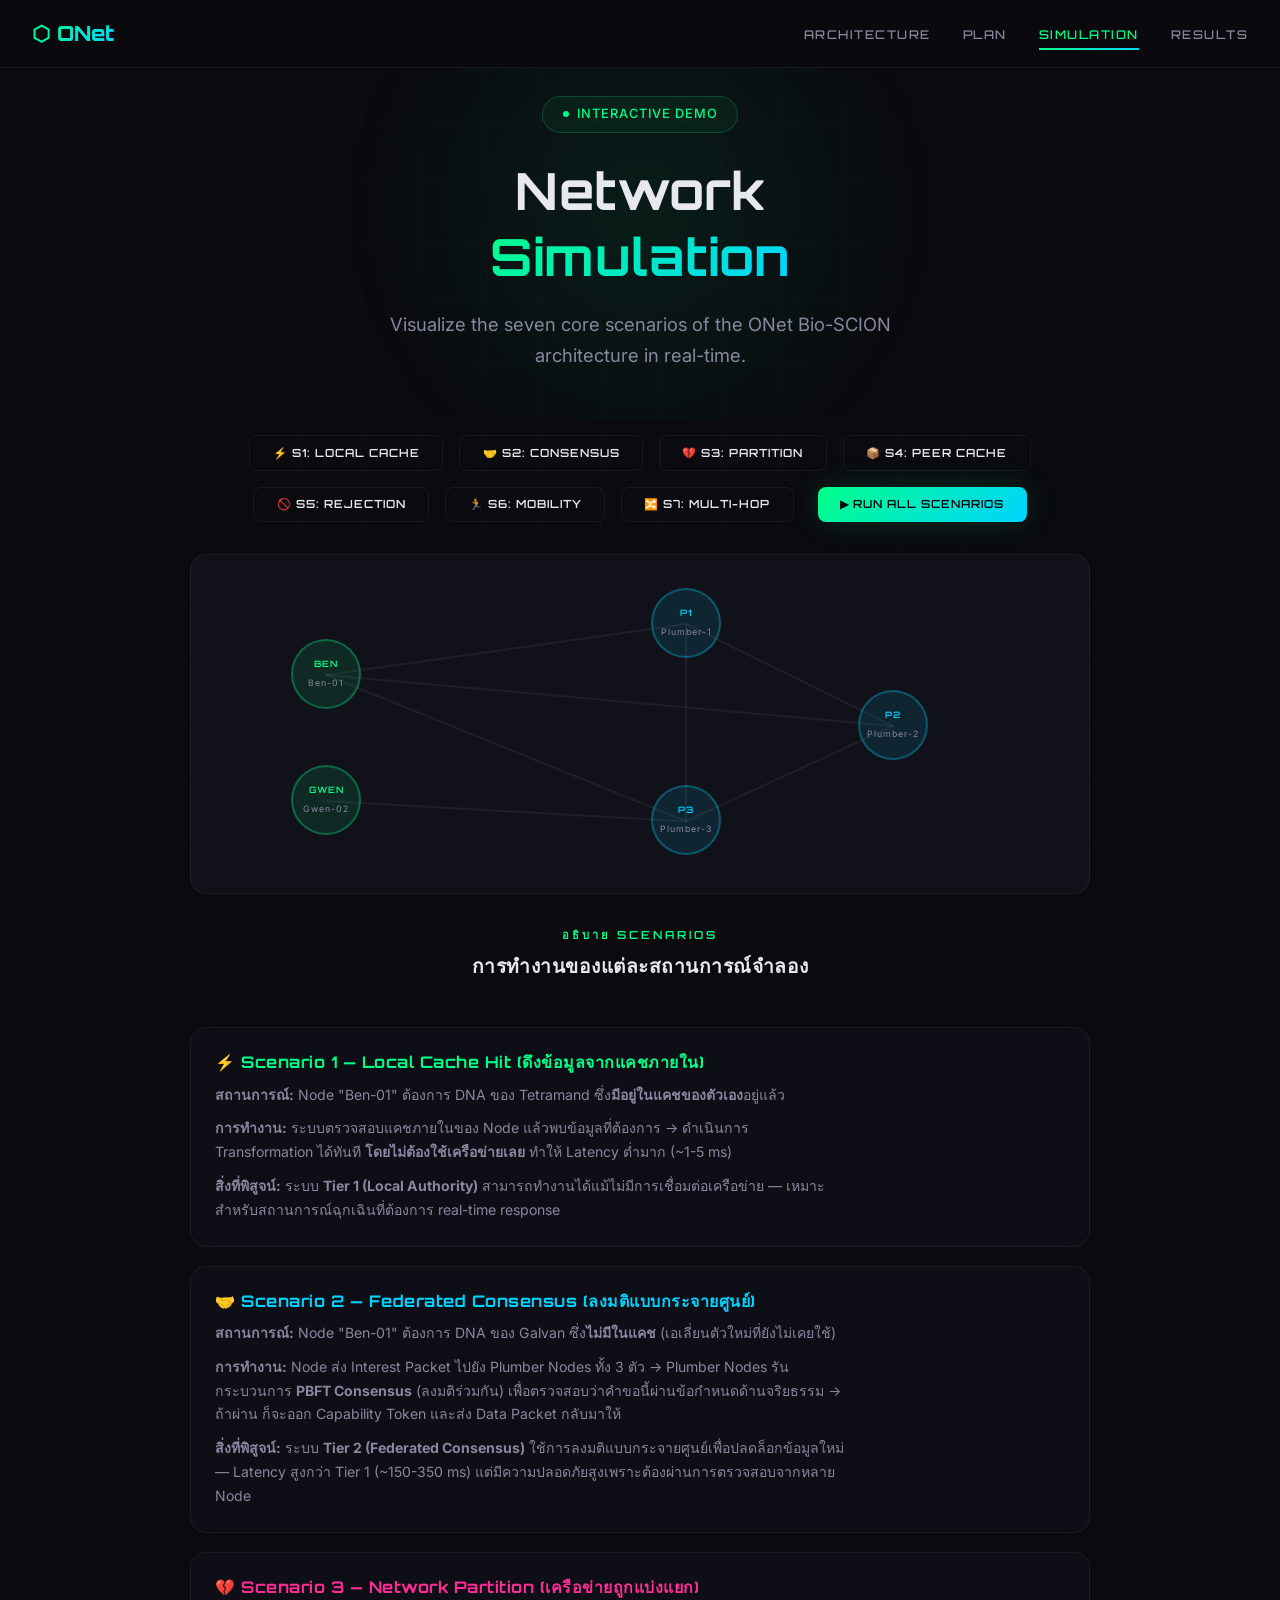
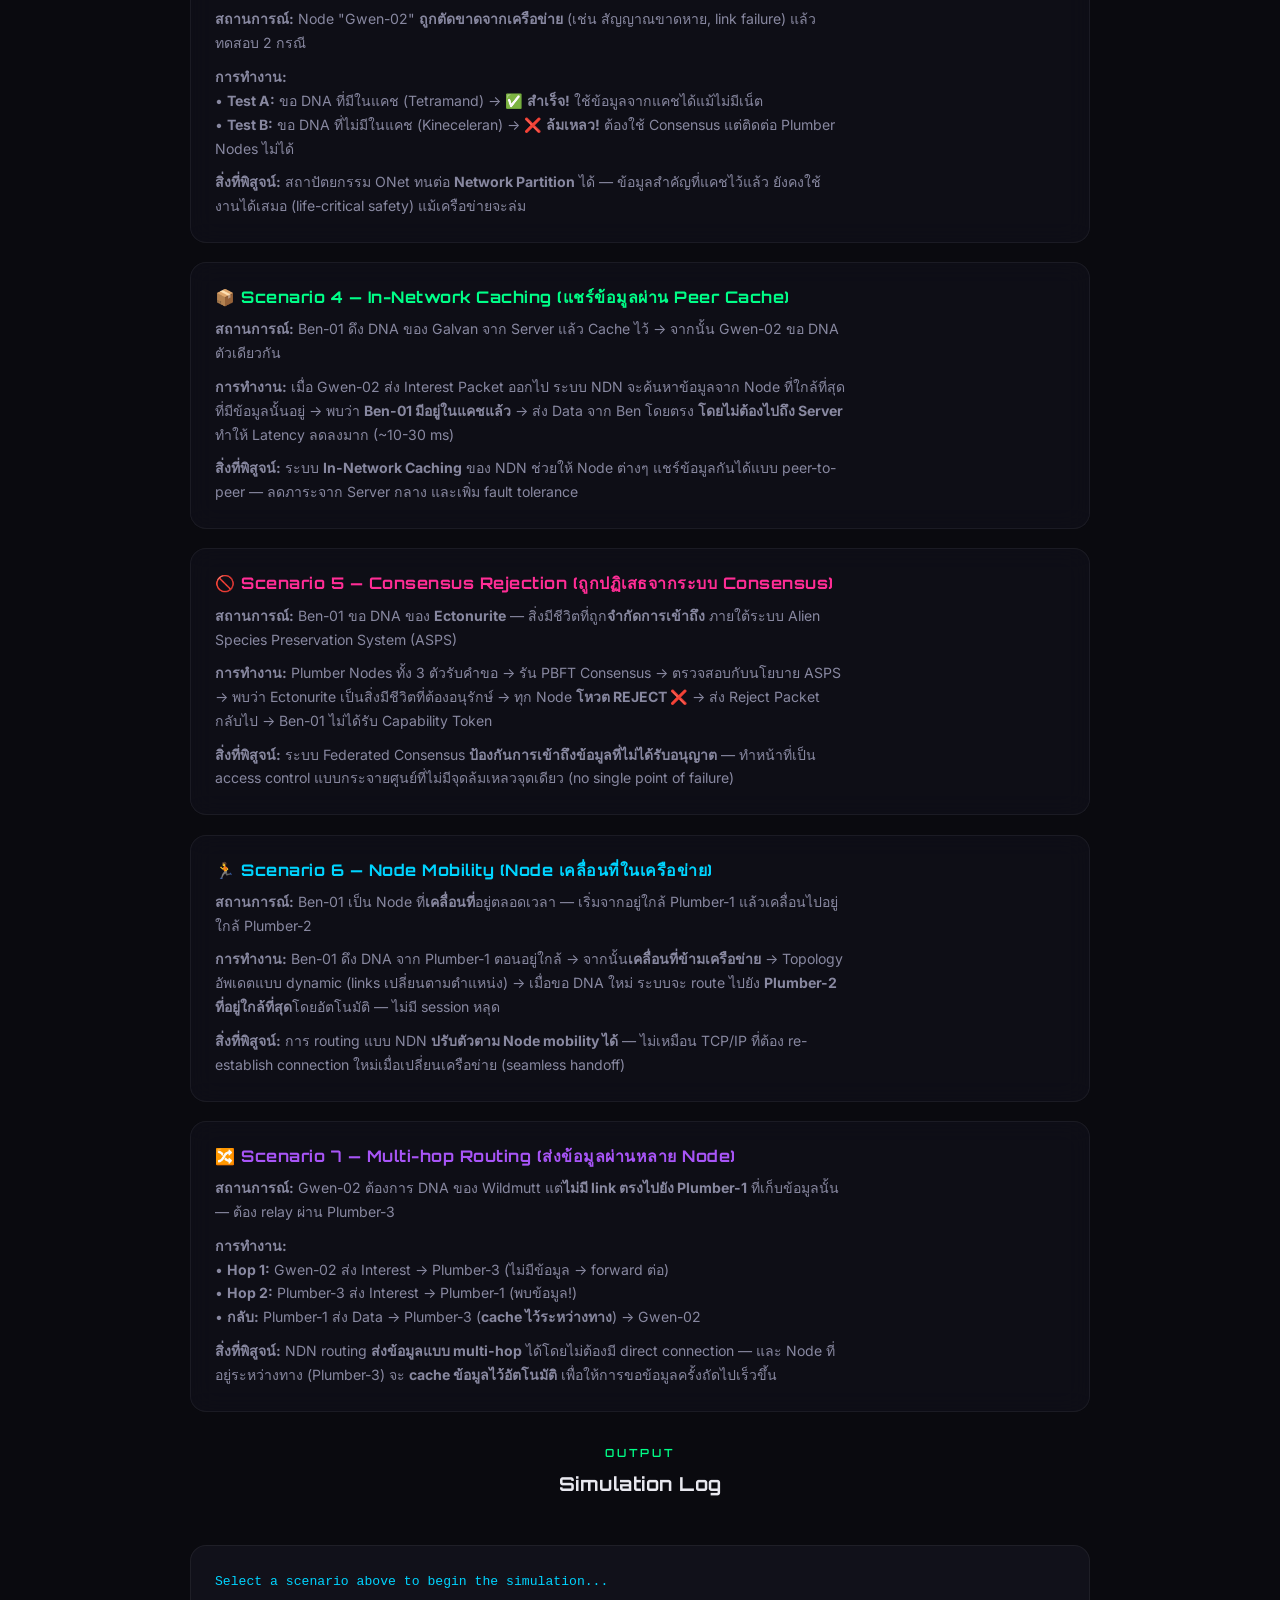
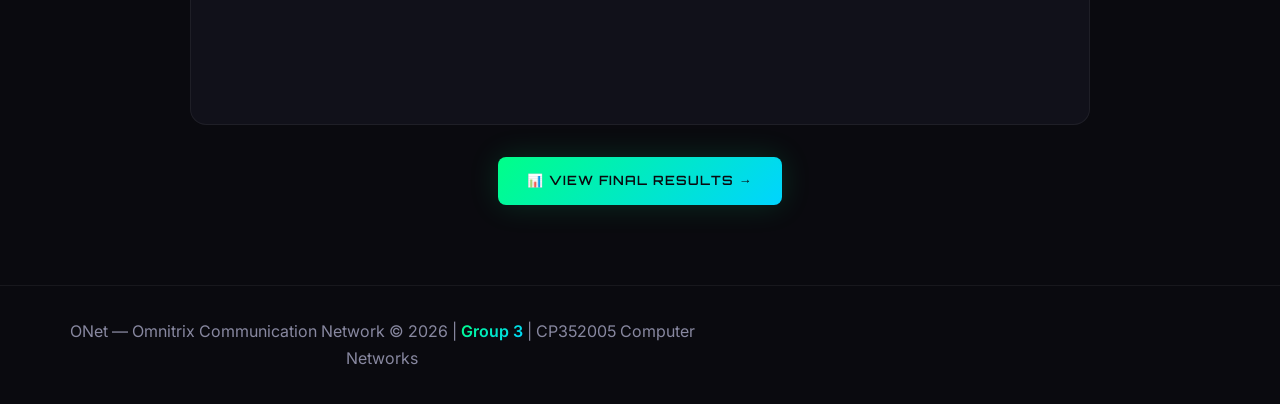
<file: simulation.html>
<!DOCTYPE html>
<html lang="en">

<head>
    <meta charset="UTF-8">
    <meta name="viewport" content="width=device-width, initial-scale=1.0">
    <meta name="description"
        content="ONet Interactive Simulation — Visualize Bio-SCION architecture scenarios: local cache, federated consensus, and network partitions.">
    <title>ONet — Interactive Simulation</title>
    <link rel="stylesheet" href="styles.css">
</head>

<body>

    <!-- Navigation -->
    <nav class="navbar" id="navbar">
        <a href="index.html" class="nav-logo">⬡ ONet</a>
        <ul class="nav-links">
            <li><a href="index.html">Architecture</a></li>
            <li><a href="plan.html">Plan</a></li>
            <li><a href="simulation.html">Simulation</a></li>
            <li><a href="results.html">Results</a></li>
        </ul>
        <div class="hamburger" aria-label="Toggle menu">
            <span></span><span></span><span></span>
        </div>
    </nav>

    <!-- Page Header -->
    <section class="hero" style="min-height: 45vh; padding-bottom: 1rem;">
        <div class="hero-badge fade-in">
            <span class="dot"></span>
            Interactive Demo
        </div>
        <h1 class="fade-in fade-in-delay-1">
            Network<br><span class="gradient-text">Simulation</span>
        </h1>
        <p class="fade-in fade-in-delay-2">
            Visualize the seven core scenarios of the ONet Bio-SCION architecture in real-time.
        </p>
    </section>

    <!-- Simulation -->
    <section class="section" style="padding-top: 1rem;">
        <div class="sim-container">

            <!-- Controls -->
            <div class="sim-controls fade-in">
                <button class="btn btn-outline" onclick="runScenario(1)" id="btn-s1">
                    ⚡ S1: Local Cache
                </button>
                <button class="btn btn-outline" onclick="runScenario(2)" id="btn-s2">
                    🤝 S2: Consensus
                </button>
                <button class="btn btn-outline" onclick="runScenario(3)" id="btn-s3">
                    💔 S3: Partition
                </button>
                <button class="btn btn-outline" onclick="runScenario(4)" id="btn-s4">
                    📦 S4: Peer Cache
                </button>
                <button class="btn btn-outline" onclick="runScenario(5)" id="btn-s5">
                    🚫 S5: Rejection
                </button>
                <button class="btn btn-outline" onclick="runScenario(6)" id="btn-s6">
                    🏃 S6: Mobility
                </button>
                <button class="btn btn-outline" onclick="runScenario(7)" id="btn-s7">
                    🔀 S7: Multi-hop
                </button>
                <button class="btn btn-primary" onclick="runAllScenarios()" id="btn-run-all" style="margin-left: 0.5rem;">
                    ▶ Run All Scenarios
                </button>
            </div>

            <!-- Canvas -->
            <div class="sim-canvas fade-in fade-in-delay-1" id="sim-canvas">
                <!-- Nodes and links are drawn by JS -->
            </div>

            <!-- Scenario Info Cards — Thai Descriptions -->
            <div class="section-header fade-in" style="margin-top: 1rem;">
                <span class="label">อธิบาย Scenarios</span>
                <h2 style="font-size: 1.2rem;">การทำงานของแต่ละสถานการณ์จำลอง</h2>
            </div>

            <div style="display: flex; flex-direction: column; gap: 1.2rem; margin-bottom: 2rem;">

                <!-- Scenario 1 -->
                <div class="card fade-in" style="padding: 1.5rem;">
                    <h3 style="font-size: 1rem; color: var(--neon-green); margin-bottom: 0.6rem;">⚡ Scenario 1 — Local
                        Cache Hit (ดึงข้อมูลจากแคชภายใน)</h3>
                    <p style="font-size: 0.88rem; margin-bottom: 0.6rem;">
                        <strong>สถานการณ์:</strong> Node "Ben-01" ต้องการ DNA ของ Tetramand
                        ซึ่ง<strong>มีอยู่ในแคชของตัวเอง</strong>อยู่แล้ว
                    </p>
                    <p style="font-size: 0.88rem; margin-bottom: 0.6rem;">
                        <strong>การทำงาน:</strong> ระบบตรวจสอบแคชภายในของ Node แล้วพบข้อมูลที่ต้องการ → ดำเนินการ
                        Transformation ได้ทันที
                        <strong>โดยไม่ต้องใช้เครือข่ายเลย</strong> ทำให้ Latency ต่ำมาก (~1-5 ms)
                    </p>
                    <p style="font-size: 0.88rem;">
                        <strong>สิ่งที่พิสูจน์:</strong> ระบบ <strong>Tier 1 (Local Authority)</strong>
                        สามารถทำงานได้แม้ไม่มีการเชื่อมต่อเครือข่าย
                        — เหมาะสำหรับสถานการณ์ฉุกเฉินที่ต้องการ real-time response
                    </p>
                </div>

                <!-- Scenario 2 -->
                <div class="card fade-in" style="padding: 1.5rem;">
                    <h3 style="font-size: 1rem; color: var(--neon-cyan); margin-bottom: 0.6rem;">🤝 Scenario 2 —
                        Federated Consensus (ลงมติแบบกระจายศูนย์)</h3>
                    <p style="font-size: 0.88rem; margin-bottom: 0.6rem;">
                        <strong>สถานการณ์:</strong> Node "Ben-01" ต้องการ DNA ของ Galvan ซึ่ง<strong>ไม่มีในแคช</strong>
                        (เอเลี่ยนตัวใหม่ที่ยังไม่เคยใช้)
                    </p>
                    <p style="font-size: 0.88rem; margin-bottom: 0.6rem;">
                        <strong>การทำงาน:</strong> Node ส่ง Interest Packet ไปยัง Plumber Nodes ทั้ง 3 ตัว → Plumber
                        Nodes รันกระบวนการ
                        <strong>PBFT Consensus</strong> (ลงมติร่วมกัน) เพื่อตรวจสอบว่าคำขอนี้ผ่านข้อกำหนดด้านจริยธรรม →
                        ถ้าผ่าน
                        ก็จะออก Capability Token และส่ง Data Packet กลับมาให้
                    </p>
                    <p style="font-size: 0.88rem;">
                        <strong>สิ่งที่พิสูจน์:</strong> ระบบ <strong>Tier 2 (Federated Consensus)</strong>
                        ใช้การลงมติแบบกระจายศูนย์เพื่อปลดล็อกข้อมูลใหม่
                        — Latency สูงกว่า Tier 1 (~150-350 ms) แต่มีความปลอดภัยสูงเพราะต้องผ่านการตรวจสอบจากหลาย Node
                    </p>
                </div>

                <!-- Scenario 3 -->
                <div class="card fade-in" style="padding: 1.5rem;">
                    <h3 style="font-size: 1rem; color: var(--neon-pink); margin-bottom: 0.6rem;">💔 Scenario 3 — Network
                        Partition (เครือข่ายถูกแบ่งแยก)</h3>
                    <p style="font-size: 0.88rem; margin-bottom: 0.6rem;">
                        <strong>สถานการณ์:</strong> Node "Gwen-02" <strong>ถูกตัดขาดจากเครือข่าย</strong> (เช่น
                        สัญญาณขาดหาย, link failure)
                        แล้วทดสอบ 2 กรณี
                    </p>
                    <p style="font-size: 0.88rem; margin-bottom: 0.6rem;">
                        <strong>การทำงาน:</strong><br>
                        • <strong>Test A:</strong> ขอ DNA ที่มีในแคช (Tetramand) → ✅ <strong>สำเร็จ!</strong>
                        ใช้ข้อมูลจากแคชได้แม้ไม่มีเน็ต<br>
                        • <strong>Test B:</strong> ขอ DNA ที่ไม่มีในแคช (Kineceleran) → ❌ <strong>ล้มเหลว!</strong>
                        ต้องใช้ Consensus แต่ติดต่อ Plumber Nodes ไม่ได้
                    </p>
                    <p style="font-size: 0.88rem;">
                        <strong>สิ่งที่พิสูจน์:</strong> สถาปัตยกรรม ONet ทนต่อ <strong>Network Partition</strong> ได้ —
                        ข้อมูลสำคัญที่แคชไว้แล้ว
                        ยังคงใช้งานได้เสมอ (life-critical safety) แม้เครือข่ายจะล่ม
                    </p>
                </div>

                <!-- Scenario 4 -->
                <div class="card fade-in" style="padding: 1.5rem;">
                    <h3 style="font-size: 1rem; color: var(--neon-green); margin-bottom: 0.6rem;">📦 Scenario 4 —
                        In-Network Caching (แชร์ข้อมูลผ่าน Peer Cache)</h3>
                    <p style="font-size: 0.88rem; margin-bottom: 0.6rem;">
                        <strong>สถานการณ์:</strong> Ben-01 ดึง DNA ของ Galvan จาก Server แล้ว Cache ไว้ → จากนั้น
                        Gwen-02 ขอ DNA ตัวเดียวกัน
                    </p>
                    <p style="font-size: 0.88rem; margin-bottom: 0.6rem;">
                        <strong>การทำงาน:</strong> เมื่อ Gwen-02 ส่ง Interest Packet ออกไป ระบบ NDN จะค้นหาข้อมูลจาก
                        Node ที่ใกล้ที่สุดที่มีข้อมูลนั้นอยู่
                        → พบว่า <strong>Ben-01 มีอยู่ในแคชแล้ว</strong> → ส่ง Data จาก Ben โดยตรง
                        <strong>โดยไม่ต้องไปถึง Server</strong> ทำให้ Latency ลดลงมาก (~10-30 ms)
                    </p>
                    <p style="font-size: 0.88rem;">
                        <strong>สิ่งที่พิสูจน์:</strong> ระบบ <strong>In-Network Caching</strong> ของ NDN ช่วยให้ Node
                        ต่างๆ
                        แชร์ข้อมูลกันได้แบบ peer-to-peer — ลดภาระจาก Server กลาง และเพิ่ม fault tolerance
                    </p>
                </div>

                <!-- Scenario 5 -->
                <div class="card fade-in" style="padding: 1.5rem;">
                    <h3 style="font-size: 1rem; color: var(--neon-pink); margin-bottom: 0.6rem;">🚫 Scenario 5 —
                        Consensus Rejection (ถูกปฏิเสธจากระบบ Consensus)</h3>
                    <p style="font-size: 0.88rem; margin-bottom: 0.6rem;">
                        <strong>สถานการณ์:</strong> Ben-01 ขอ DNA ของ <strong>Ectonurite</strong> —
                        สิ่งมีชีวิตที่ถูก<strong>จำกัดการเข้าถึง</strong>
                        ภายใต้ระบบ Alien Species Preservation System (ASPS)
                    </p>
                    <p style="font-size: 0.88rem; margin-bottom: 0.6rem;">
                        <strong>การทำงาน:</strong> Plumber Nodes ทั้ง 3 ตัวรับคำขอ → รัน PBFT Consensus →
                        ตรวจสอบกับนโยบาย ASPS
                        → พบว่า Ectonurite เป็นสิ่งมีชีวิตที่ต้องอนุรักษ์ → ทุก Node <strong>โหวต REJECT ❌</strong>
                        → ส่ง Reject Packet กลับไป → Ben-01 ไม่ได้รับ Capability Token
                    </p>
                    <p style="font-size: 0.88rem;">
                        <strong>สิ่งที่พิสูจน์:</strong> ระบบ Federated Consensus
                        <strong>ป้องกันการเข้าถึงข้อมูลที่ไม่ได้รับอนุญาต</strong>
                        — ทำหน้าที่เป็น access control แบบกระจายศูนย์ที่ไม่มีจุดล้มเหลวจุดเดียว (no single point of
                        failure)
                    </p>
                </div>

                <!-- Scenario 6 -->
                <div class="card fade-in" style="padding: 1.5rem;">
                    <h3 style="font-size: 1rem; color: var(--neon-cyan); margin-bottom: 0.6rem;">🏃 Scenario 6 — Node
                        Mobility (Node เคลื่อนที่ในเครือข่าย)</h3>
                    <p style="font-size: 0.88rem; margin-bottom: 0.6rem;">
                        <strong>สถานการณ์:</strong> Ben-01 เป็น Node ที่<strong>เคลื่อนที่</strong>อยู่ตลอดเวลา —
                        เริ่มจากอยู่ใกล้ Plumber-1 แล้วเคลื่อนไปอยู่ใกล้ Plumber-2
                    </p>
                    <p style="font-size: 0.88rem; margin-bottom: 0.6rem;">
                        <strong>การทำงาน:</strong> Ben-01 ดึง DNA จาก Plumber-1 ตอนอยู่ใกล้ →
                        จากนั้น<strong>เคลื่อนที่ข้ามเครือข่าย</strong>
                        → Topology อัพเดตแบบ dynamic (links เปลี่ยนตามตำแหน่ง) → เมื่อขอ DNA ใหม่
                        ระบบจะ route ไปยัง <strong>Plumber-2 ที่อยู่ใกล้ที่สุด</strong>โดยอัตโนมัติ — ไม่มี session หลุด
                    </p>
                    <p style="font-size: 0.88rem;">
                        <strong>สิ่งที่พิสูจน์:</strong> การ routing แบบ NDN <strong>ปรับตัวตาม Node mobility
                            ได้</strong>
                        — ไม่เหมือน TCP/IP ที่ต้อง re-establish connection ใหม่เมื่อเปลี่ยนเครือข่าย
                        (seamless handoff)
                    </p>
                </div>

                <!-- Scenario 7 -->
                <div class="card fade-in" style="padding: 1.5rem;">
                    <h3 style="font-size: 1rem; color: #a855f7; margin-bottom: 0.6rem;">🔀 Scenario 7 — Multi-hop
                        Routing (ส่งข้อมูลผ่านหลาย Node)</h3>
                    <p style="font-size: 0.88rem; margin-bottom: 0.6rem;">
                        <strong>สถานการณ์:</strong> Gwen-02 ต้องการ DNA ของ Wildmutt แต่<strong>ไม่มี link ตรงไปยัง
                            Plumber-1</strong>
                        ที่เก็บข้อมูลนั้น — ต้อง relay ผ่าน Plumber-3
                    </p>
                    <p style="font-size: 0.88rem; margin-bottom: 0.6rem;">
                        <strong>การทำงาน:</strong><br>
                        • <strong>Hop 1:</strong> Gwen-02 ส่ง Interest → Plumber-3 (ไม่มีข้อมูล → forward ต่อ)<br>
                        • <strong>Hop 2:</strong> Plumber-3 ส่ง Interest → Plumber-1 (พบข้อมูล!)<br>
                        • <strong>กลับ:</strong> Plumber-1 ส่ง Data → Plumber-3 (<strong>cache ไว้ระหว่างทาง</strong>) →
                        Gwen-02
                    </p>
                    <p style="font-size: 0.88rem;">
                        <strong>สิ่งที่พิสูจน์:</strong> NDN routing <strong>ส่งข้อมูลแบบ multi-hop</strong>
                        ได้โดยไม่ต้องมี direct connection
                        — และ Node ที่อยู่ระหว่างทาง (Plumber-3) จะ <strong>cache ข้อมูลไว้อัตโนมัติ</strong>
                        เพื่อให้การขอข้อมูลครั้งถัดไปเร็วขึ้น
                    </p>
                </div>

            </div>

            <!-- Log Output -->
            <div class="section-header fade-in">
                <span class="label">Output</span>
                <h2 style="font-size: 1.2rem;">Simulation Log</h2>
            </div>
            <div class="sim-log fade-in fade-in-delay-1" id="sim-log">
                <div class="log-info">Select a scenario above to begin the simulation...</div>
            </div>

            <div style="text-align: center; margin-top: 2rem;" class="fade-in fade-in-delay-2">
                <a href="results.html" class="btn btn-primary">📊 View Final Results →</a>
            </div>

        </div>
    </section>

    <!-- Footer -->
    <footer class="footer">
        <p>ONet — Omnitrix Communication Network © 2026 | <span>Group 3</span> | CP352005 Computer Networks</p>
    </footer>

    <script src="script.js"></script>
</body>

</html>
</file>
<file: styles.css>
/* ============================================
   ONet — Omnitrix Communication Network
   Dark Cyberpunk Design System
   ============================================ */

@import url('https://fonts.googleapis.com/css2?family=Inter:wght@300;400;500;600;700&family=Orbitron:wght@400;500;600;700;800;900&display=swap');

/* ---------- Design Tokens ---------- */
:root {
  --bg-primary: #0a0a0f;
  --bg-secondary: #11111a;
  --bg-card: rgba(17, 17, 26, 0.7);
  --bg-glass: rgba(255, 255, 255, 0.03);
  --border-glass: rgba(255, 255, 255, 0.06);
  --neon-green: #00ff88;
  --neon-cyan: #00d4ff;
  --neon-purple: #a855f7;
  --neon-pink: #ff2d95;
  --text-primary: #e8e8ef;
  --text-secondary: #8888a0;
  --text-muted: #555568;
  --gradient-main: linear-gradient(135deg, #00ff88, #00d4ff);
  --gradient-warm: linear-gradient(135deg, #ff2d95, #a855f7);
  --gradient-cool: linear-gradient(135deg, #00d4ff, #a855f7);
  --shadow-glow-green: 0 0 30px rgba(0, 255, 136, 0.15);
  --shadow-glow-cyan: 0 0 30px rgba(0, 212, 255, 0.15);
  --font-heading: 'Orbitron', sans-serif;
  --font-body: 'Inter', sans-serif;
  --radius: 16px;
  --radius-sm: 8px;
  --transition: 0.3s cubic-bezier(0.4, 0, 0.2, 1);
}

/* ---------- Reset & Base ---------- */
*, *::before, *::after {
  margin: 0;
  padding: 0;
  box-sizing: border-box;
}

html {
  scroll-behavior: smooth;
  font-size: 16px;
}

body {
  font-family: var(--font-body);
  background-color: var(--bg-primary);
  color: var(--text-primary);
  line-height: 1.7;
  overflow-x: hidden;
  min-height: 100vh;
}

/* subtle grid background */
body::before {
  content: '';
  position: fixed;
  inset: 0;
  background-image:
    linear-gradient(rgba(255,255,255,0.015) 1px, transparent 1px),
    linear-gradient(90deg, rgba(255,255,255,0.015) 1px, transparent 1px);
  background-size: 60px 60px;
  pointer-events: none;
  z-index: 0;
}

/* ---------- Selection ---------- */
::selection {
  background: rgba(0, 255, 136, 0.25);
  color: #fff;
}

/* ---------- Scrollbar ---------- */
::-webkit-scrollbar { width: 6px; }
::-webkit-scrollbar-track { background: var(--bg-primary); }
::-webkit-scrollbar-thumb {
  background: linear-gradient(var(--neon-green), var(--neon-cyan));
  border-radius: 3px;
}

/* ---------- Typography ---------- */
h1, h2, h3, h4 {
  font-family: var(--font-heading);
  font-weight: 700;
  letter-spacing: 0.5px;
  line-height: 1.3;
}

h1 { font-size: clamp(2rem, 5vw, 3.2rem); }
h2 { font-size: clamp(1.4rem, 3vw, 2rem); }
h3 { font-size: clamp(1.1rem, 2.5vw, 1.4rem); }

p {
  color: var(--text-secondary);
  font-size: 1rem;
  max-width: 70ch;
}

a {
  color: var(--neon-cyan);
  text-decoration: none;
  transition: var(--transition);
}

a:hover { color: var(--neon-green); }

/* ---------- Navigation ---------- */
.navbar {
  position: fixed;
  top: 0;
  left: 0;
  right: 0;
  z-index: 1000;
  display: flex;
  align-items: center;
  justify-content: space-between;
  padding: 1rem 2rem;
  background: rgba(10, 10, 15, 0.85);
  backdrop-filter: blur(20px);
  -webkit-backdrop-filter: blur(20px);
  border-bottom: 1px solid var(--border-glass);
  transition: var(--transition);
}

.navbar.scrolled {
  padding: 0.6rem 2rem;
  background: rgba(10, 10, 15, 0.95);
  box-shadow: 0 4px 30px rgba(0, 0, 0, 0.4);
}

.nav-logo {
  font-family: var(--font-heading);
  font-size: 1.3rem;
  font-weight: 800;
  background: var(--gradient-main);
  -webkit-background-clip: text;
  -webkit-text-fill-color: transparent;
  background-clip: text;
  cursor: pointer;
}

.nav-links {
  display: flex;
  list-style: none;
  gap: 2rem;
}

.nav-links a {
  font-family: var(--font-heading);
  font-size: 0.75rem;
  font-weight: 500;
  letter-spacing: 1.5px;
  text-transform: uppercase;
  color: var(--text-secondary);
  padding: 0.5rem 0;
  position: relative;
}

.nav-links a::after {
  content: '';
  position: absolute;
  bottom: 0;
  left: 0;
  width: 0;
  height: 2px;
  background: var(--gradient-main);
  transition: var(--transition);
}

.nav-links a:hover,
.nav-links a.active {
  color: var(--neon-green);
}

.nav-links a:hover::after,
.nav-links a.active::after {
  width: 100%;
}

.hamburger {
  display: none;
  flex-direction: column;
  gap: 5px;
  cursor: pointer;
  padding: 4px;
}

.hamburger span {
  width: 24px;
  height: 2px;
  background: var(--text-primary);
  transition: var(--transition);
  border-radius: 2px;
}

/* ---------- Hero Section ---------- */
.hero {
  min-height: 100vh;
  display: flex;
  flex-direction: column;
  justify-content: center;
  align-items: center;
  text-align: center;
  padding: 6rem 2rem 4rem;
  position: relative;
  overflow: hidden;
}

.hero::before {
  content: '';
  position: absolute;
  width: 600px;
  height: 600px;
  border-radius: 50%;
  background: radial-gradient(circle, rgba(0,255,136,0.08), transparent 70%);
  top: 50%;
  left: 50%;
  transform: translate(-50%, -50%);
  animation: pulse-glow 4s ease-in-out infinite;
}

@keyframes pulse-glow {
  0%, 100% { opacity: 0.5; transform: translate(-50%, -50%) scale(1); }
  50% { opacity: 1; transform: translate(-50%, -50%) scale(1.15); }
}

.hero-badge {
  display: inline-flex;
  align-items: center;
  gap: 0.5rem;
  padding: 0.4rem 1.2rem;
  border-radius: 50px;
  border: 1px solid rgba(0, 255, 136, 0.2);
  background: rgba(0, 255, 136, 0.05);
  color: var(--neon-green);
  font-size: 0.8rem;
  font-weight: 500;
  letter-spacing: 1px;
  text-transform: uppercase;
  margin-bottom: 1.5rem;
  z-index: 1;
}

.hero-badge .dot {
  width: 6px;
  height: 6px;
  border-radius: 50%;
  background: var(--neon-green);
  animation: blink 1.5s infinite;
}

@keyframes blink {
  0%, 100% { opacity: 1; }
  50% { opacity: 0.2; }
}

.hero h1 {
  z-index: 1;
  margin-bottom: 1.2rem;
}

.hero h1 .gradient-text {
  background: var(--gradient-main);
  -webkit-background-clip: text;
  -webkit-text-fill-color: transparent;
  background-clip: text;
}

.hero p {
  z-index: 1;
  font-size: 1.15rem;
  margin-bottom: 2rem;
  max-width: 600px;
}

.hero-buttons {
  display: flex;
  gap: 1rem;
  z-index: 1;
}

/* ---------- Buttons ---------- */
.btn {
  display: inline-flex;
  align-items: center;
  gap: 0.5rem;
  padding: 0.8rem 1.8rem;
  font-family: var(--font-heading);
  font-size: 0.8rem;
  font-weight: 600;
  letter-spacing: 1px;
  text-transform: uppercase;
  border-radius: var(--radius-sm);
  border: none;
  cursor: pointer;
  transition: var(--transition);
  text-decoration: none;
}

.btn-primary {
  background: var(--gradient-main);
  color: #0a0a0f;
  box-shadow: var(--shadow-glow-green);
}

.btn-primary:hover {
  transform: translateY(-2px);
  box-shadow: 0 0 50px rgba(0, 255, 136, 0.3);
  color: #0a0a0f;
}

.btn-outline {
  background: transparent;
  border: 1px solid var(--border-glass);
  color: var(--text-primary);
}

.btn-outline:hover {
  border-color: var(--neon-cyan);
  color: var(--neon-cyan);
  transform: translateY(-2px);
}

/* ---------- Sections ---------- */
.section {
  padding: 5rem 2rem;
  position: relative;
  z-index: 1;
}

.section-inner {
  max-width: 1100px;
  margin: 0 auto;
}

.section-header {
  text-align: center;
  margin-bottom: 3rem;
}

.section-header .label {
  font-family: var(--font-heading);
  font-size: 0.7rem;
  font-weight: 600;
  letter-spacing: 3px;
  text-transform: uppercase;
  color: var(--neon-green);
  margin-bottom: 0.6rem;
  display: block;
}

.section-header h2 {
  margin-bottom: 0.8rem;
}

.section-header p {
  margin: 0 auto;
  color: var(--text-muted);
}

/* ---------- Glass Card ---------- */
.card {
  background: var(--bg-card);
  backdrop-filter: blur(12px);
  -webkit-backdrop-filter: blur(12px);
  border: 1px solid var(--border-glass);
  border-radius: var(--radius);
  padding: 2rem;
  transition: var(--transition);
}

.card:hover {
  border-color: rgba(0, 255, 136, 0.15);
  transform: translateY(-4px);
  box-shadow: var(--shadow-glow-green);
}

.card-icon {
  width: 48px;
  height: 48px;
  border-radius: 12px;
  display: flex;
  align-items: center;
  justify-content: center;
  font-size: 1.5rem;
  margin-bottom: 1.2rem;
  background: rgba(0, 255, 136, 0.08);
  border: 1px solid rgba(0, 255, 136, 0.12);
}

.card h3 {
  margin-bottom: 0.6rem;
  font-size: 1.15rem;
}

.card p {
  font-size: 0.93rem;
}

/* ---------- Grid Layouts ---------- */
.grid-2 {
  display: grid;
  grid-template-columns: repeat(2, 1fr);
  gap: 1.5rem;
}

.grid-3 {
  display: grid;
  grid-template-columns: repeat(3, 1fr);
  gap: 1.5rem;
}

/* ---------- Feature List ---------- */
.feature-list {
  list-style: none;
  display: flex;
  flex-direction: column;
  gap: 0.6rem;
}

.feature-list li {
  display: flex;
  align-items: flex-start;
  gap: 0.6rem;
  color: var(--text-secondary);
  font-size: 0.95rem;
}

.feature-list li::before {
  content: '▹';
  color: var(--neon-green);
  font-weight: bold;
  flex-shrink: 0;
  margin-top: 2px;
}

/* ---------- Tier / Security Cards ---------- */
.tier-card {
  position: relative;
  overflow: hidden;
}

.tier-card::before {
  content: '';
  position: absolute;
  top: 0;
  left: 0;
  width: 4px;
  height: 100%;
  border-radius: 4px 0 0 4px;
}

.tier-card.tier-1::before {
  background: var(--gradient-main);
}

.tier-card.tier-2::before {
  background: var(--gradient-cool);
}

.tier-label {
  font-family: var(--font-heading);
  font-size: 0.7rem;
  font-weight: 600;
  letter-spacing: 2px;
  text-transform: uppercase;
  margin-bottom: 0.4rem;
}

.tier-1 .tier-label { color: var(--neon-green); }
.tier-2 .tier-label { color: var(--neon-cyan); }

/* ---------- Timeline ---------- */
.timeline {
  position: relative;
  padding-left: 3rem;
}

.timeline::before {
  content: '';
  position: absolute;
  left: 14px;
  top: 0;
  bottom: 0;
  width: 2px;
  background: linear-gradient(to bottom, var(--neon-green), var(--neon-cyan), var(--neon-purple));
  border-radius: 2px;
}

.timeline-item {
  position: relative;
  margin-bottom: 2.5rem;
}

.timeline-item::before {
  content: '';
  position: absolute;
  left: -3rem;
  top: 0.3rem;
  width: 12px;
  height: 12px;
  border-radius: 50%;
  border: 2px solid var(--neon-green);
  background: var(--bg-primary);
  z-index: 2;
  transition: var(--transition);
}

.timeline-item:nth-child(2)::before { border-color: var(--neon-cyan); }
.timeline-item:nth-child(3)::before { border-color: var(--neon-purple); }
.timeline-item:nth-child(4)::before { border-color: var(--neon-pink); }

.timeline-item:hover::before {
  background: var(--neon-green);
  box-shadow: 0 0 12px var(--neon-green);
}

.timeline-item:nth-child(2):hover::before { background: var(--neon-cyan); box-shadow: 0 0 12px var(--neon-cyan); }
.timeline-item:nth-child(3):hover::before { background: var(--neon-purple); box-shadow: 0 0 12px var(--neon-purple); }
.timeline-item:nth-child(4):hover::before { background: var(--neon-pink); box-shadow: 0 0 12px var(--neon-pink); }

.timeline-week {
  font-family: var(--font-heading);
  font-size: 0.7rem;
  font-weight: 600;
  letter-spacing: 2px;
  text-transform: uppercase;
  color: var(--neon-green);
  margin-bottom: 0.3rem;
}

.timeline-item:nth-child(2) .timeline-week { color: var(--neon-cyan); }
.timeline-item:nth-child(3) .timeline-week { color: var(--neon-purple); }
.timeline-item:nth-child(4) .timeline-week { color: var(--neon-pink); }

.timeline-item h3 {
  margin-bottom: 0.5rem;
  font-size: 1.1rem;
}

.timeline-tasks {
  list-style: none;
  display: flex;
  flex-direction: column;
  gap: 0.4rem;
  margin-top: 0.6rem;
}

.timeline-tasks li {
  color: var(--text-secondary);
  font-size: 0.9rem;
  padding-left: 1.2rem;
  position: relative;
}

.timeline-tasks li::before {
  content: '›';
  position: absolute;
  left: 0;
  color: var(--neon-green);
  font-weight: bold;
}

.timeline-deliverable {
  margin-top: 0.8rem;
  padding: 0.6rem 1rem;
  background: rgba(0, 255, 136, 0.04);
  border-left: 3px solid var(--neon-green);
  border-radius: 0 var(--radius-sm) var(--radius-sm) 0;
  font-size: 0.85rem;
  color: var(--text-secondary);
}

.timeline-deliverable strong {
  color: var(--neon-green);
}

/* ---------- Team Cards ---------- */
.team-card {
  text-align: center;
  padding: 1.8rem 1.2rem;
}

.team-avatar {
  width: 60px;
  height: 60px;
  border-radius: 50%;
  margin: 0 auto 1rem;
  display: flex;
  align-items: center;
  justify-content: center;
  font-family: var(--font-heading);
  font-weight: 700;
  font-size: 1.2rem;
  color: var(--bg-primary);
}

.team-card:nth-child(1) .team-avatar { background: var(--gradient-main); }
.team-card:nth-child(2) .team-avatar { background: var(--gradient-cool); }
.team-card:nth-child(3) .team-avatar { background: var(--gradient-warm); }
.team-card:nth-child(4) .team-avatar { background: linear-gradient(135deg, #00ff88, #a855f7); }
.team-card:nth-child(5) .team-avatar { background: linear-gradient(135deg, #00d4ff, #ff2d95); }

.team-card h3 {
  font-size: 0.95rem;
  margin-bottom: 0.3rem;
}

.team-role {
  font-size: 0.78rem;
  color: var(--neon-cyan);
  font-weight: 500;
}

/* ---------- Simulation Page ---------- */
.sim-container {
  max-width: 900px;
  margin: 0 auto;
}

.sim-canvas {
  width: 100%;
  height: 340px;
  border-radius: var(--radius);
  border: 1px solid var(--border-glass);
  background: var(--bg-secondary);
  position: relative;
  overflow: hidden;
  margin-bottom: 2rem;
}

.sim-node {
  position: absolute;
  width: 70px;
  height: 70px;
  border-radius: 50%;
  display: flex;
  align-items: center;
  justify-content: center;
  flex-direction: column;
  font-family: var(--font-heading);
  font-size: 0.55rem;
  font-weight: 600;
  letter-spacing: 1px;
  transition: all 0.5s ease;
  cursor: default;
}

.sim-node .node-label {
  margin-top: 4px;
  font-size: 0.55rem;
  color: var(--text-secondary);
  font-family: var(--font-body);
  font-weight: 400;
}

.sim-node.omnitrix {
  background: rgba(0, 255, 136, 0.1);
  border: 2px solid rgba(0, 255, 136, 0.3);
  color: var(--neon-green);
}

.sim-node.plumber {
  background: rgba(0, 212, 255, 0.1);
  border: 2px solid rgba(0, 212, 255, 0.3);
  color: var(--neon-cyan);
}

.sim-node.disconnected {
  background: rgba(255, 45, 149, 0.1);
  border: 2px solid rgba(255, 45, 149, 0.3);
  color: var(--neon-pink);
  opacity: 0.6;
}

.sim-node.active {
  animation: node-pulse 0.8s ease infinite;
}

@keyframes node-pulse {
  0%, 100% { box-shadow: 0 0 0 0 rgba(0, 255, 136, 0.3); }
  50% { box-shadow: 0 0 20px 8px rgba(0, 255, 136, 0.15); }
}

.sim-node.disconnected.active {
  animation: node-pulse-red 0.8s ease infinite;
}

@keyframes node-pulse-red {
  0%, 100% { box-shadow: 0 0 0 0 rgba(255, 45, 149, 0.3); }
  50% { box-shadow: 0 0 20px 8px rgba(255, 45, 149, 0.15); }
}

.sim-packet {
  position: absolute;
  width: 10px;
  height: 10px;
  border-radius: 50%;
  background: var(--neon-green);
  box-shadow: 0 0 15px var(--neon-green);
  pointer-events: none;
  z-index: 10;
  transition: none;
}

.sim-packet.consensus {
  background: var(--neon-cyan);
  box-shadow: 0 0 15px var(--neon-cyan);
}

.sim-packet.fail {
  background: var(--neon-pink);
  box-shadow: 0 0 15px var(--neon-pink);
}

.sim-link {
  position: absolute;
  height: 2px;
  background: rgba(255, 255, 255, 0.06);
  transform-origin: left center;
  pointer-events: none;
}

.sim-link.active-link {
  background: rgba(0, 255, 136, 0.3);
}

.sim-link.broken {
  background: repeating-linear-gradient(
    90deg,
    rgba(255, 45, 149, 0.3) 0px,
    rgba(255, 45, 149, 0.3) 6px,
    transparent 6px,
    transparent 12px
  );
}

.sim-controls {
  display: flex;
  gap: 1rem;
  flex-wrap: wrap;
  justify-content: center;
  margin-bottom: 2rem;
}

.sim-controls .btn {
  font-size: 0.7rem;
  padding: 0.6rem 1.4rem;
}

.sim-controls .btn.active-scenario {
  background: var(--gradient-main);
  color: var(--bg-primary);
  box-shadow: var(--shadow-glow-green);
}

.sim-log {
  background: var(--bg-secondary);
  border: 1px solid var(--border-glass);
  border-radius: var(--radius);
  padding: 1.5rem;
  font-family: 'Courier New', monospace;
  font-size: 0.82rem;
  line-height: 1.8;
  min-height: 180px;
  max-height: 300px;
  overflow-y: auto;
  color: var(--text-secondary);
}

.sim-log .log-success { color: var(--neon-green); }
.sim-log .log-fail { color: var(--neon-pink); }
.sim-log .log-info { color: var(--neon-cyan); }
.sim-log .log-header { color: var(--text-primary); font-weight: bold; }

/* ---------- Footer ---------- */
.footer {
  padding: 2rem;
  text-align: center;
  border-top: 1px solid var(--border-glass);
  color: var(--text-muted);
  font-size: 0.85rem;
  position: relative;
  z-index: 1;
}

.footer span {
  background: var(--gradient-main);
  -webkit-background-clip: text;
  -webkit-text-fill-color: transparent;
  background-clip: text;
  font-weight: 600;
}

/* ---------- Animations ---------- */
.fade-in {
  opacity: 0;
  transform: translateY(30px);
  transition: opacity 0.6s ease-out, transform 0.6s ease-out;
}

.fade-in.visible {
  opacity: 1;
  transform: translateY(0);
}

.fade-in-delay-1 { transition-delay: 0.1s; }
.fade-in-delay-2 { transition-delay: 0.2s; }
.fade-in-delay-3 { transition-delay: 0.3s; }
.fade-in-delay-4 { transition-delay: 0.4s; }
.fade-in-delay-5 { transition-delay: 0.5s; }

/* ---------- Misc ---------- */
.code-tag {
  font-family: 'Courier New', monospace;
  background: rgba(0, 255, 136, 0.08);
  padding: 0.15rem 0.5rem;
  border-radius: 4px;
  font-size: 0.88rem;
  color: var(--neon-green);
  border: 1px solid rgba(0, 255, 136, 0.12);
}

.divider {
  width: 60px;
  height: 3px;
  background: var(--gradient-main);
  border-radius: 3px;
  margin: 0 auto 2rem;
}

/* ---------- Results Dashboard ---------- */
.metrics-grid {
  display: grid;
  grid-template-columns: repeat(4, 1fr);
  gap: 1.5rem;
  margin-bottom: 2rem;
}

.metric-card {
  background: var(--bg-card);
  backdrop-filter: blur(12px);
  border: 1px solid var(--border-glass);
  border-radius: var(--radius);
  padding: 2rem 1.5rem;
  text-align: center;
  transition: var(--transition);
  position: relative;
  overflow: hidden;
}

.metric-card::before {
  content: '';
  position: absolute;
  top: 0;
  left: 0;
  right: 0;
  height: 3px;
  background: var(--gradient-main);
}

.metric-card:hover {
  border-color: rgba(0, 255, 136, 0.2);
  transform: translateY(-4px);
  box-shadow: var(--shadow-glow-green);
}

.metric-icon {
  font-size: 2rem;
  margin-bottom: 0.8rem;
}

.metric-value {
  font-family: var(--font-heading);
  font-size: 2.2rem;
  font-weight: 800;
  background: var(--gradient-main);
  -webkit-background-clip: text;
  -webkit-text-fill-color: transparent;
  background-clip: text;
  margin-bottom: 0.4rem;
}

.metric-label {
  font-family: var(--font-heading);
  font-size: 0.75rem;
  font-weight: 600;
  letter-spacing: 1.5px;
  text-transform: uppercase;
  color: var(--text-primary);
  margin-bottom: 0.3rem;
}

.metric-sub {
  font-size: 0.78rem;
  color: var(--text-muted);
}

/* --- Bar Chart --- */
.chart-container {
  background: var(--bg-card);
  border: 1px solid var(--border-glass);
  border-radius: var(--radius);
  padding: 2rem;
}

.chart-row {
  display: flex;
  align-items: center;
  gap: 1rem;
  margin-bottom: 1rem;
}

.chart-label {
  font-family: var(--font-heading);
  font-size: 0.7rem;
  font-weight: 500;
  letter-spacing: 0.5px;
  color: var(--text-secondary);
  min-width: 140px;
  text-align: right;
}

.chart-bar-track {
  flex: 1;
  height: 32px;
  background: rgba(255, 255, 255, 0.03);
  border-radius: 6px;
  overflow: hidden;
  position: relative;
}

.chart-bar {
  height: 100%;
  border-radius: 6px;
  display: flex;
  align-items: center;
  justify-content: flex-end;
  padding-right: 10px;
  transition: width 1.2s cubic-bezier(0.4, 0, 0.2, 1);
  position: relative;
  min-width: fit-content;
}

.chart-bar.onet {
  background: linear-gradient(90deg, rgba(0, 255, 136, 0.3), rgba(0, 255, 136, 0.6));
  border: 1px solid rgba(0, 255, 136, 0.4);
}

.chart-bar.tcp {
  background: linear-gradient(90deg, rgba(0, 212, 255, 0.3), rgba(168, 85, 247, 0.5));
  border: 1px solid rgba(168, 85, 247, 0.4);
}

.chart-bar.tcp-fail {
  background: linear-gradient(90deg, rgba(255, 45, 149, 0.3), rgba(255, 45, 149, 0.6));
  border: 1px solid rgba(255, 45, 149, 0.4);
}

.bar-value {
  font-family: var(--font-heading);
  font-size: 0.65rem;
  font-weight: 600;
  color: #fff;
  white-space: nowrap;
  text-shadow: 0 1px 4px rgba(0,0,0,0.5);
}

.chart-legend {
  display: flex;
  justify-content: center;
  gap: 2rem;
  margin-top: 1.5rem;
  padding-top: 1rem;
  border-top: 1px solid var(--border-glass);
}

.legend-item {
  display: flex;
  align-items: center;
  gap: 0.5rem;
  font-size: 0.78rem;
  color: var(--text-secondary);
}

.legend-dot {
  width: 10px;
  height: 10px;
  border-radius: 3px;
}

.onet-dot { background: var(--neon-green); }
.tcp-dot { background: var(--neon-purple); }
.fail-dot { background: var(--neon-pink); }

/* --- Results Table --- */
.results-table-wrapper {
  overflow-x: auto;
  border-radius: var(--radius);
  border: 1px solid var(--border-glass);
}

.results-table {
  width: 100%;
  border-collapse: collapse;
  font-size: 0.88rem;
}

.results-table thead {
  background: rgba(0, 255, 136, 0.05);
}

.results-table th {
  font-family: var(--font-heading);
  font-size: 0.7rem;
  font-weight: 600;
  letter-spacing: 1.5px;
  text-transform: uppercase;
  color: var(--neon-green);
  padding: 1rem 1.2rem;
  text-align: left;
  border-bottom: 1px solid var(--border-glass);
}

.results-table td {
  padding: 0.9rem 1.2rem;
  border-bottom: 1px solid rgba(255, 255, 255, 0.03);
  color: var(--text-secondary);
  vertical-align: middle;
}

.results-table tr:hover td {
  background: rgba(0, 255, 136, 0.02);
}

.results-table tr.row-fail td {
  background: rgba(255, 45, 149, 0.03);
}

.mono {
  font-family: 'Courier New', monospace;
  font-weight: 600;
  color: var(--text-primary);
}

.scenario-tag {
  display: inline-block;
  font-family: var(--font-heading);
  font-size: 0.6rem;
  font-weight: 700;
  padding: 0.2rem 0.5rem;
  border-radius: 4px;
  margin-right: 0.4rem;
  letter-spacing: 0.5px;
}

.scenario-tag.s1 { background: rgba(0, 255, 136, 0.15); color: var(--neon-green); }
.scenario-tag.s2 { background: rgba(0, 212, 255, 0.15); color: var(--neon-cyan); }
.scenario-tag.s3 { background: rgba(255, 45, 149, 0.15); color: var(--neon-pink); }
.scenario-tag.s4 { background: rgba(0, 255, 136, 0.15); color: var(--neon-green); }
.scenario-tag.s5 { background: rgba(255, 45, 149, 0.15); color: var(--neon-pink); }
.scenario-tag.s6 { background: rgba(0, 212, 255, 0.15); color: var(--neon-cyan); }
.scenario-tag.s7 { background: rgba(168, 85, 247, 0.15); color: var(--neon-purple); }

.badge {
  display: inline-block;
  font-family: var(--font-heading);
  font-size: 0.6rem;
  font-weight: 700;
  padding: 0.25rem 0.6rem;
  border-radius: 50px;
  letter-spacing: 0.5px;
}

.badge-pass { background: rgba(0, 255, 136, 0.15); color: var(--neon-green); border: 1px solid rgba(0, 255, 136, 0.3); }
.badge-fail { background: rgba(255, 45, 149, 0.15); color: var(--neon-pink); border: 1px solid rgba(255, 45, 149, 0.3); }
.badge-reject { background: rgba(168, 85, 247, 0.15); color: var(--neon-purple); border: 1px solid rgba(168, 85, 247, 0.3); }
.badge-hit { background: rgba(0, 255, 136, 0.1); color: var(--neon-green); border: 1px solid rgba(0, 255, 136, 0.2); }
.badge-miss { background: rgba(255, 255, 255, 0.05); color: var(--text-muted); border: 1px solid var(--border-glass); }

/* --- Comparison Grid --- */
.comparison-grid {
  display: grid;
  grid-template-columns: repeat(2, 1fr);
  gap: 1.5rem;
}

.compare-card {
  background: var(--bg-card);
  border: 1px solid var(--border-glass);
  border-radius: var(--radius);
  overflow: hidden;
  transition: var(--transition);
}

.compare-card:hover {
  border-color: rgba(0, 255, 136, 0.15);
  transform: translateY(-3px);
  box-shadow: var(--shadow-glow-green);
}

.compare-header {
  font-family: var(--font-heading);
  font-size: 0.8rem;
  font-weight: 600;
  padding: 1rem 1.5rem;
  background: rgba(0, 255, 136, 0.04);
  border-bottom: 1px solid var(--border-glass);
  letter-spacing: 0.5px;
}

.compare-body {
  padding: 1.2rem 1.5rem;
  display: flex;
  align-items: center;
  gap: 1rem;
}

.compare-item {
  flex: 1;
  text-align: center;
}

.compare-item.winner {
  position: relative;
}

.compare-item.winner::after {
  content: '★ WINNER';
  position: absolute;
  top: -0.3rem;
  right: 0;
  font-family: var(--font-heading);
  font-size: 0.5rem;
  font-weight: 700;
  color: var(--neon-green);
  letter-spacing: 1px;
}

.compare-protocol {
  display: block;
  font-family: var(--font-heading);
  font-size: 0.65rem;
  font-weight: 600;
  letter-spacing: 1.5px;
  text-transform: uppercase;
  color: var(--neon-green);
  margin-bottom: 0.4rem;
}

.compare-protocol.tcp {
  color: var(--neon-purple);
}

.compare-val {
  display: block;
  font-family: var(--font-heading);
  font-size: 1rem;
  font-weight: 700;
  color: var(--text-primary);
  margin-bottom: 0.3rem;
}

.compare-item.loser .compare-val {
  color: var(--neon-pink);
}

.compare-note {
  display: block;
  font-size: 0.72rem;
  color: var(--text-muted);
}

.compare-vs {
  font-family: var(--font-heading);
  font-size: 0.65rem;
  font-weight: 700;
  color: var(--text-muted);
  letter-spacing: 2px;
  flex-shrink: 0;
}

/* --- Throughput Rings --- */
.throughput-grid {
  display: grid;
  grid-template-columns: repeat(4, 1fr);
  gap: 1.5rem;
}

.tp-card {
  background: var(--bg-card);
  border: 1px solid var(--border-glass);
  border-radius: var(--radius);
  padding: 1.5rem 1rem;
  text-align: center;
  transition: var(--transition);
}

.tp-card:hover {
  border-color: rgba(0, 255, 136, 0.15);
  transform: translateY(-3px);
}

.tp-ring {
  width: 90px;
  height: 90px;
  margin: 0 auto 0.8rem;
  position: relative;
}

.tp-ring svg {
  width: 100%;
  height: 100%;
  transform: rotate(-90deg);
}

.tp-bg {
  fill: none;
  stroke: rgba(255, 255, 255, 0.05);
  stroke-width: 6;
}

.tp-fill {
  fill: none;
  stroke-width: 6;
  stroke-linecap: round;
  stroke-dasharray: 264;
  transition: stroke-dashoffset 1.5s cubic-bezier(0.4, 0, 0.2, 1);
}

.tp-fill.green { stroke: var(--neon-green); }
.tp-fill.cyan { stroke: var(--neon-cyan); }
.tp-fill.pink { stroke: var(--neon-pink); }
.tp-fill.purple { stroke: var(--neon-purple); }

.tp-text {
  position: absolute;
  top: 50%;
  left: 50%;
  transform: translate(-50%, -50%);
  font-family: var(--font-heading);
  font-size: 1rem;
  font-weight: 700;
  color: var(--text-primary);
}

.tp-text.fail-text {
  color: var(--neon-pink);
}

.tp-label {
  font-family: var(--font-heading);
  font-size: 0.68rem;
  font-weight: 600;
  letter-spacing: 0.5px;
  color: var(--text-primary);
  margin-bottom: 0.2rem;
}

.tp-sub {
  font-size: 0.72rem;
  color: var(--text-muted);
}

/* --- Conclusion --- */
.conclusion-grid {
  display: grid;
  grid-template-columns: repeat(3, 1fr);
  gap: 1.5rem;
  margin-bottom: 2.5rem;
}

.conclusion-banner {
  background: var(--bg-card);
  border: 1px solid rgba(0, 255, 136, 0.2);
  border-radius: var(--radius);
  padding: 2.5rem;
  text-align: center;
}

.conclusion-banner h3 {
  font-size: 1.2rem;
  margin-bottom: 0.8rem;
  background: var(--gradient-main);
  -webkit-background-clip: text;
  -webkit-text-fill-color: transparent;
  background-clip: text;
}

.conclusion-banner p {
  margin: 0 auto;
  font-size: 0.95rem;
}

/* ---------- Code Demo Panels ---------- */
.code-demo {
  background: var(--bg-card);
  border: 1px solid var(--border-glass);
  border-radius: var(--radius);
  overflow: hidden;
  margin-bottom: 2.5rem;
}

.demo-header {
  padding: 1.5rem 2rem 1rem;
}

.demo-number {
  font-family: var(--font-heading);
  font-size: 0.6rem;
  font-weight: 700;
  letter-spacing: 2px;
  text-transform: uppercase;
  color: var(--neon-green);
  background: rgba(0, 255, 136, 0.1);
  padding: 0.2rem 0.7rem;
  border-radius: 4px;
  border: 1px solid rgba(0, 255, 136, 0.2);
}

.demo-header h3 {
  font-size: 1.1rem;
  margin-top: 0.8rem;
  margin-bottom: 0.3rem;
}

.demo-desc {
  font-size: 0.85rem !important;
  color: var(--text-muted) !important;
}

.demo-grid {
  display: grid;
  grid-template-columns: 1fr 1fr;
  gap: 0;
}

.code-panel {
  border-top: 1px solid var(--border-glass);
}

.code-panel + .code-panel {
  border-left: 1px solid var(--border-glass);
}

.code-panel-header {
  display: flex;
  align-items: center;
  justify-content: space-between;
  padding: 0.6rem 1.2rem;
  background: rgba(0, 0, 0, 0.3);
  border-bottom: 1px solid var(--border-glass);
}

.code-lang {
  font-family: var(--font-heading);
  font-size: 0.6rem;
  font-weight: 600;
  letter-spacing: 1px;
}

.code-file {
  font-family: 'Courier New', monospace;
  font-size: 0.68rem;
  color: var(--text-muted);
}

.code-block {
  margin: 0;
  padding: 1.2rem;
  background: rgba(0, 0, 0, 0.2);
  font-family: 'Courier New', monospace;
  font-size: 0.75rem;
  line-height: 1.7;
  overflow-x: auto;
  color: var(--text-secondary);
  min-height: 260px;
}

.code-block code {
  font-family: inherit;
}

/* Syntax Highlighting */
.c-keyword { color: #c678dd; font-weight: 600; }
.c-string { color: #98c379; }
.c-comment { color: #5c6370; font-style: italic; }
.c-number { color: #d19a66; }
.c-hl { color: var(--neon-cyan); font-weight: 700; }

.onet-panel .code-panel-header { border-left: 3px solid var(--neon-green); }
.tcp-panel .code-panel-header { border-left: 3px solid var(--neon-pink); }

/* Run Bar */
.demo-run-bar {
  display: flex;
  align-items: center;
  gap: 1rem;
  padding: 1rem 2rem;
  background: rgba(0, 0, 0, 0.2);
  border-top: 1px solid var(--border-glass);
}

.demo-run-btn {
  font-size: 0.72rem !important;
  padding: 0.6rem 1.6rem !important;
}

.demo-status {
  font-family: var(--font-heading);
  font-size: 0.68rem;
  font-weight: 500;
  color: var(--text-muted);
  letter-spacing: 0.5px;
}

.demo-status.running {
  color: var(--neon-cyan);
  animation: blink 0.8s infinite;
}

.demo-status.done {
  color: var(--neon-green);
}

/* Output Terminal */
.demo-output {
  border-top: 1px solid var(--border-glass);
  background: #0d0d14;
  padding: 1.2rem 1.5rem;
  font-family: 'Courier New', monospace;
  font-size: 0.78rem;
  line-height: 1.9;
  min-height: 60px;
  max-height: 500px;
  overflow-y: auto;
}

.output-placeholder {
  color: var(--text-muted);
  font-style: italic;
}

.demo-output .out-header {
  color: var(--text-primary);
  font-weight: bold;
  margin-bottom: 0.3rem;
}

.demo-output .out-line {
  color: var(--text-secondary);
}

.demo-output .out-success {
  color: var(--neon-green);
}

.demo-output .out-fail {
  color: var(--neon-pink);
}

.demo-output .out-info {
  color: var(--neon-cyan);
}

.demo-output .out-warn {
  color: #d19a66;
}

.demo-output .out-divider {
  color: var(--text-muted);
  margin: 0.4rem 0;
}

.demo-output .out-metric {
  display: inline-block;
  background: rgba(0, 255, 136, 0.08);
  border: 1px solid rgba(0, 255, 136, 0.15);
  padding: 0.3rem 0.8rem;
  border-radius: 4px;
  margin: 0.2rem 0.3rem 0.2rem 0;
  font-size: 0.72rem;
}

.demo-output .out-metric.bad {
  background: rgba(255, 45, 149, 0.08);
  border-color: rgba(255, 45, 149, 0.15);
  color: var(--neon-pink);
}

/* ---------- Responsive ---------- */
@media (max-width: 768px) {
  .hamburger { display: flex; }

  .nav-links {
    display: none;
    position: absolute;
    top: 100%;
    left: 0;
    right: 0;
    flex-direction: column;
    background: rgba(10, 10, 15, 0.97);
    padding: 1rem 2rem 2rem;
    gap: 0.5rem;
    border-bottom: 1px solid var(--border-glass);
  }

  .nav-links.open { display: flex; }

  .grid-2,
  .grid-3 {
    grid-template-columns: 1fr;
  }

  .hero-buttons {
    flex-direction: column;
    align-items: center;
  }

  .section { padding: 3rem 1.2rem; }

  .sim-canvas { height: 260px; }

  .sim-node {
    width: 55px;
    height: 55px;
    font-size: 0.45rem;
  }

  /* Results responsive */
  .metrics-grid { grid-template-columns: repeat(2, 1fr); }
  .comparison-grid { grid-template-columns: 1fr; }
  .throughput-grid { grid-template-columns: repeat(2, 1fr); }
  .conclusion-grid { grid-template-columns: 1fr; }
  .chart-label { min-width: 100px; font-size: 0.6rem; }
  .chart-bar-track { height: 26px; }
  .metric-value { font-size: 1.6rem; }
  .compare-body { flex-direction: column; }
  .compare-vs { margin: 0.3rem 0; }
  .demo-grid { grid-template-columns: 1fr; }
  .code-panel + .code-panel { border-left: none; border-top: 1px solid var(--border-glass); }
  .code-block { min-height: auto; font-size: 0.68rem; }
}

@media (max-width: 480px) {
  .navbar { padding: 0.8rem 1rem; }
  h1 { font-size: 1.6rem; }
  .metrics-grid { grid-template-columns: 1fr; }
  .throughput-grid { grid-template-columns: repeat(2, 1fr); }
}
</file>
